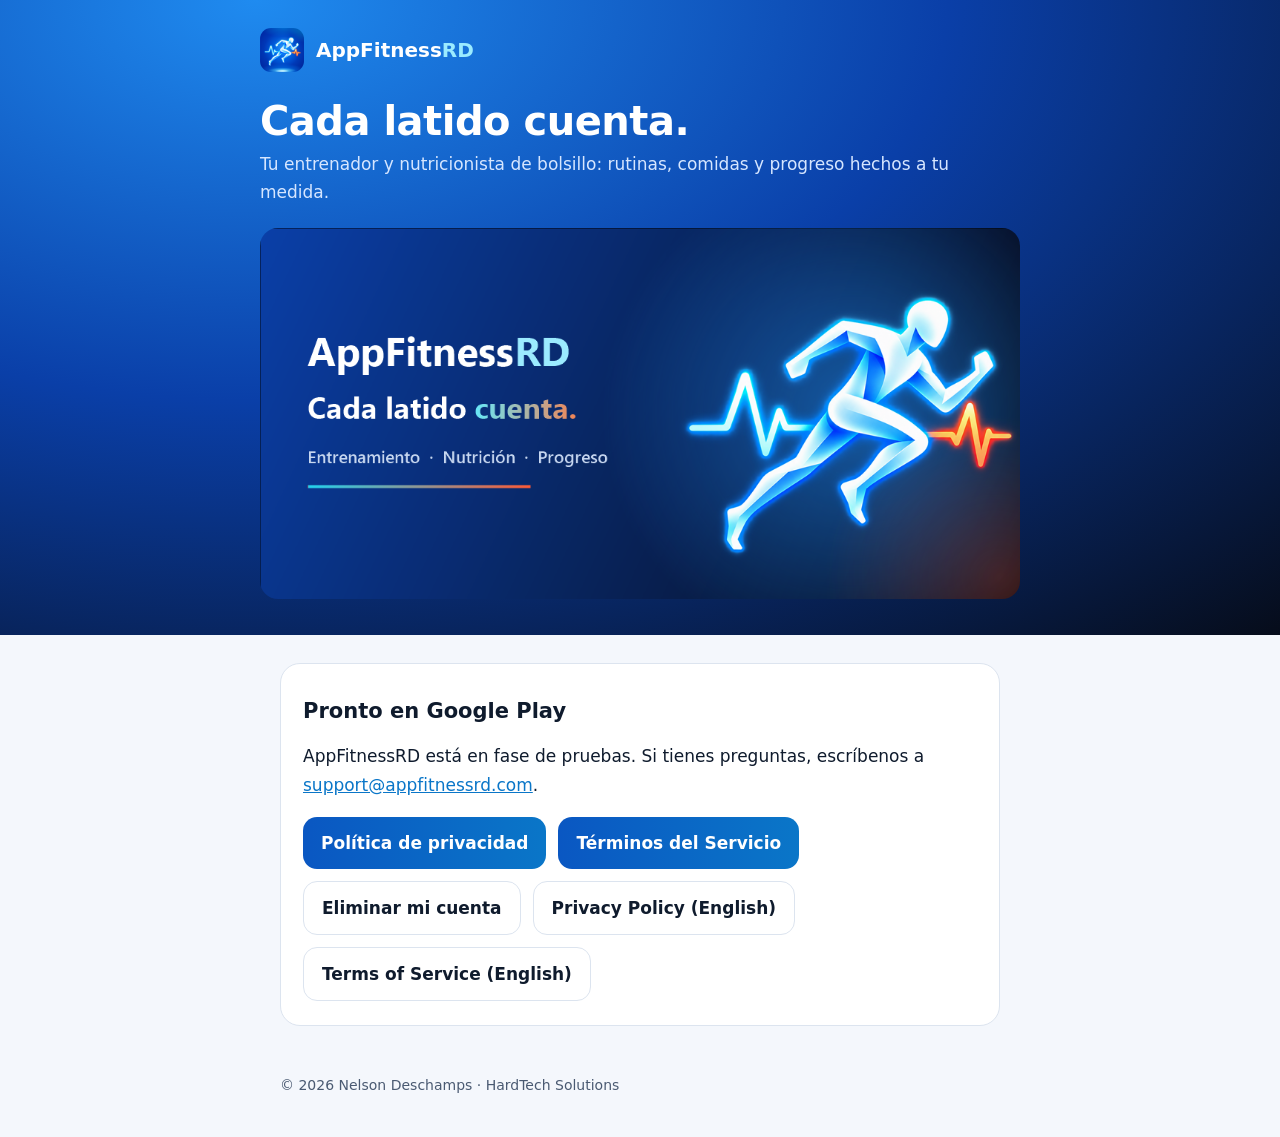
<file: index.html>
<!doctype html>
<html lang="es">
<head>
<meta charset="utf-8">
<meta name="viewport" content="width=device-width, initial-scale=1, viewport-fit=cover">
<title>AppFitnessRD</title>
<meta name="description" content="AppFitnessRD: entrenamientos, nutrición y progreso hechos a tu medida. Cada latido cuenta.">
<link rel="icon" href="/img/icono.png">
<link rel="stylesheet" href="/estilo.css">
</head>
<body>
<header class="hero">
  <div class="hero-inner">
    <a class="brand" href="/"><img src="/img/icono.png" alt=""><span>AppFitness<b>RD</b></span></a>
    <h1>Cada latido cuenta.</h1>
    <p>Tu entrenador y nutricionista de bolsillo: rutinas, comidas y progreso hechos a tu medida.</p>
    <img class="banner" src="/img/destacada.png" alt="AppFitnessRD: entrenamiento, nutrición y progreso">
  </div>
</header>
<main>
  <div class="card">
    <h2>Pronto en Google Play</h2>
    <p>AppFitnessRD está en fase de pruebas. Si tienes preguntas, escríbenos a <a href="mailto:support@appfitnessrd.com">support@appfitnessrd.com</a>.</p>
    <div class="home-actions">
      <a class="btn" href="/privacidad/">Política de privacidad</a>
      <a class="btn" href="/terminos/">Términos del Servicio</a>
      <a class="btn secondary" href="https://account.appfitnessrd.com/delete-account">Eliminar mi cuenta</a>
      <a class="btn secondary" href="/en/privacy/" hreflang="en">Privacy Policy (English)</a>
      <a class="btn secondary" href="/en/terms/" hreflang="en">Terms of Service (English)</a>
    </div>
  </div>
</main>
<footer>© 2026 Nelson Deschamps · HardTech Solutions</footer>
</body>
</html>
</file>
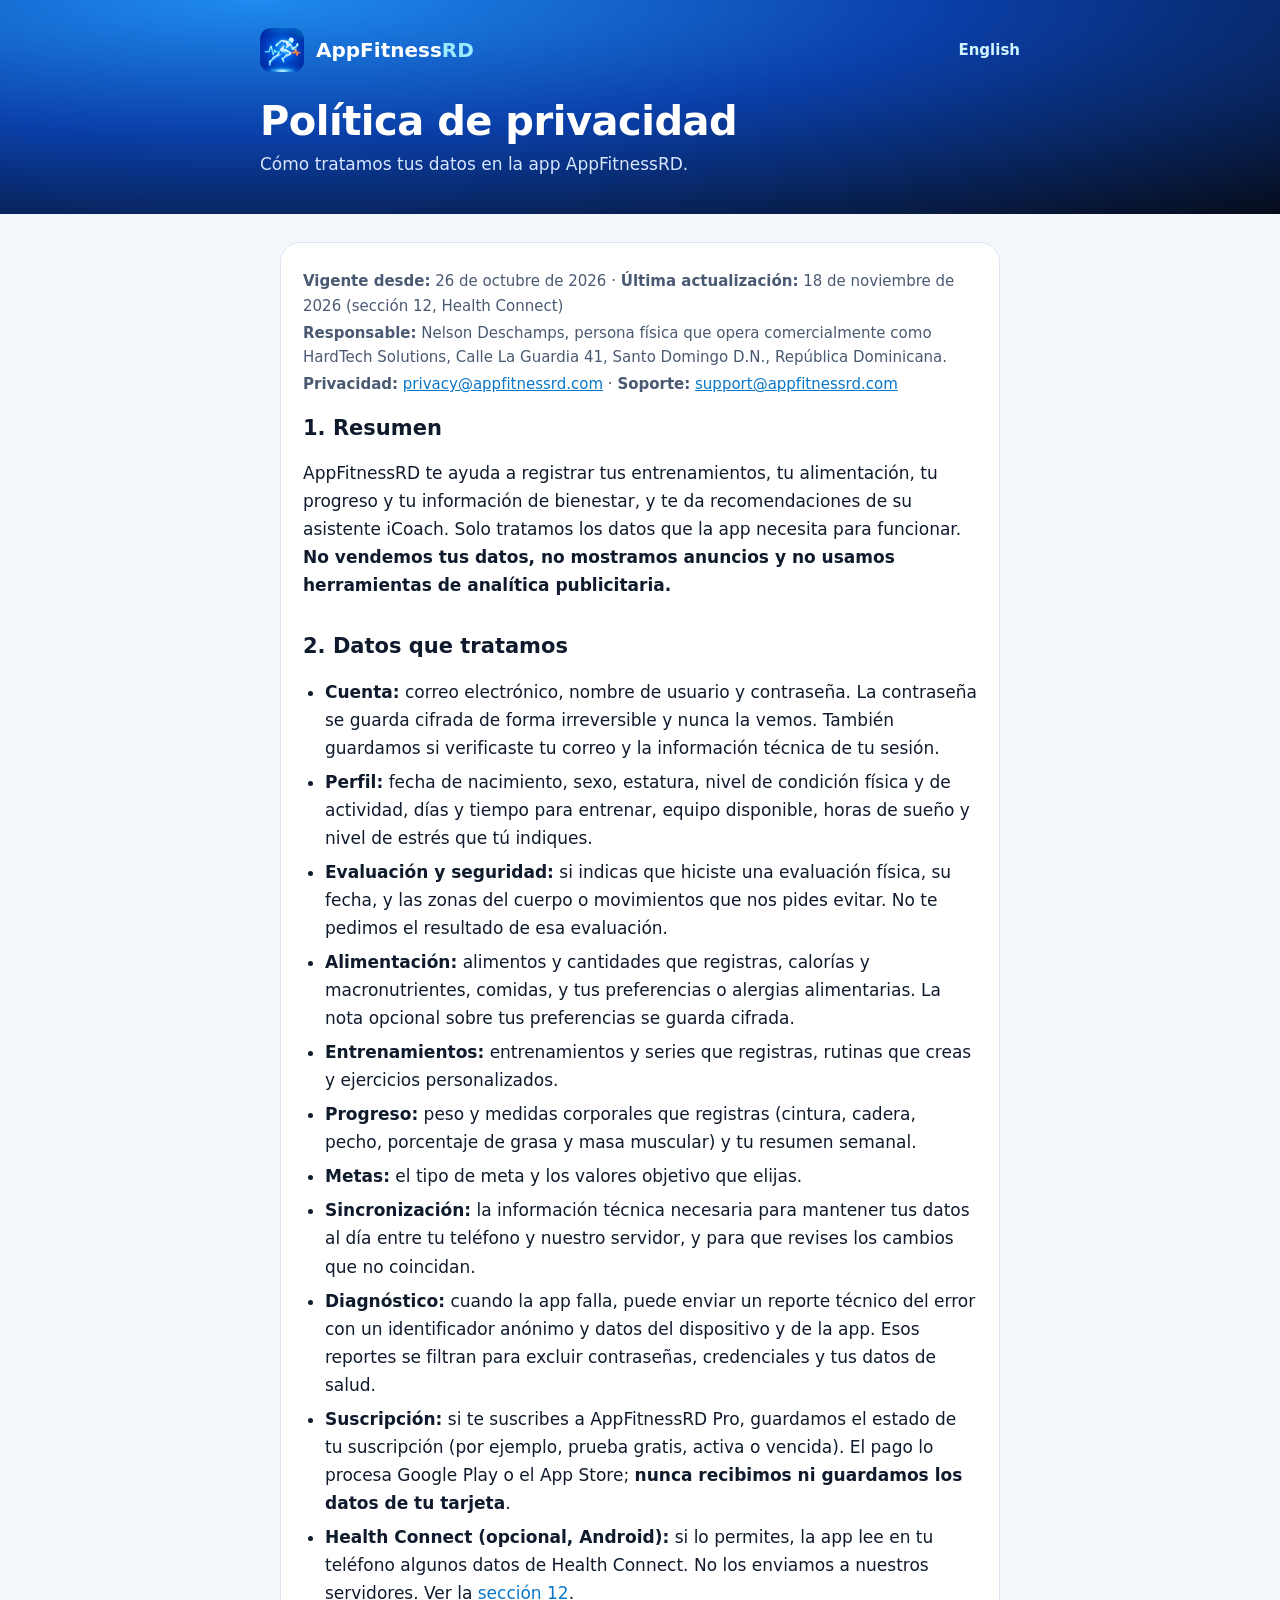
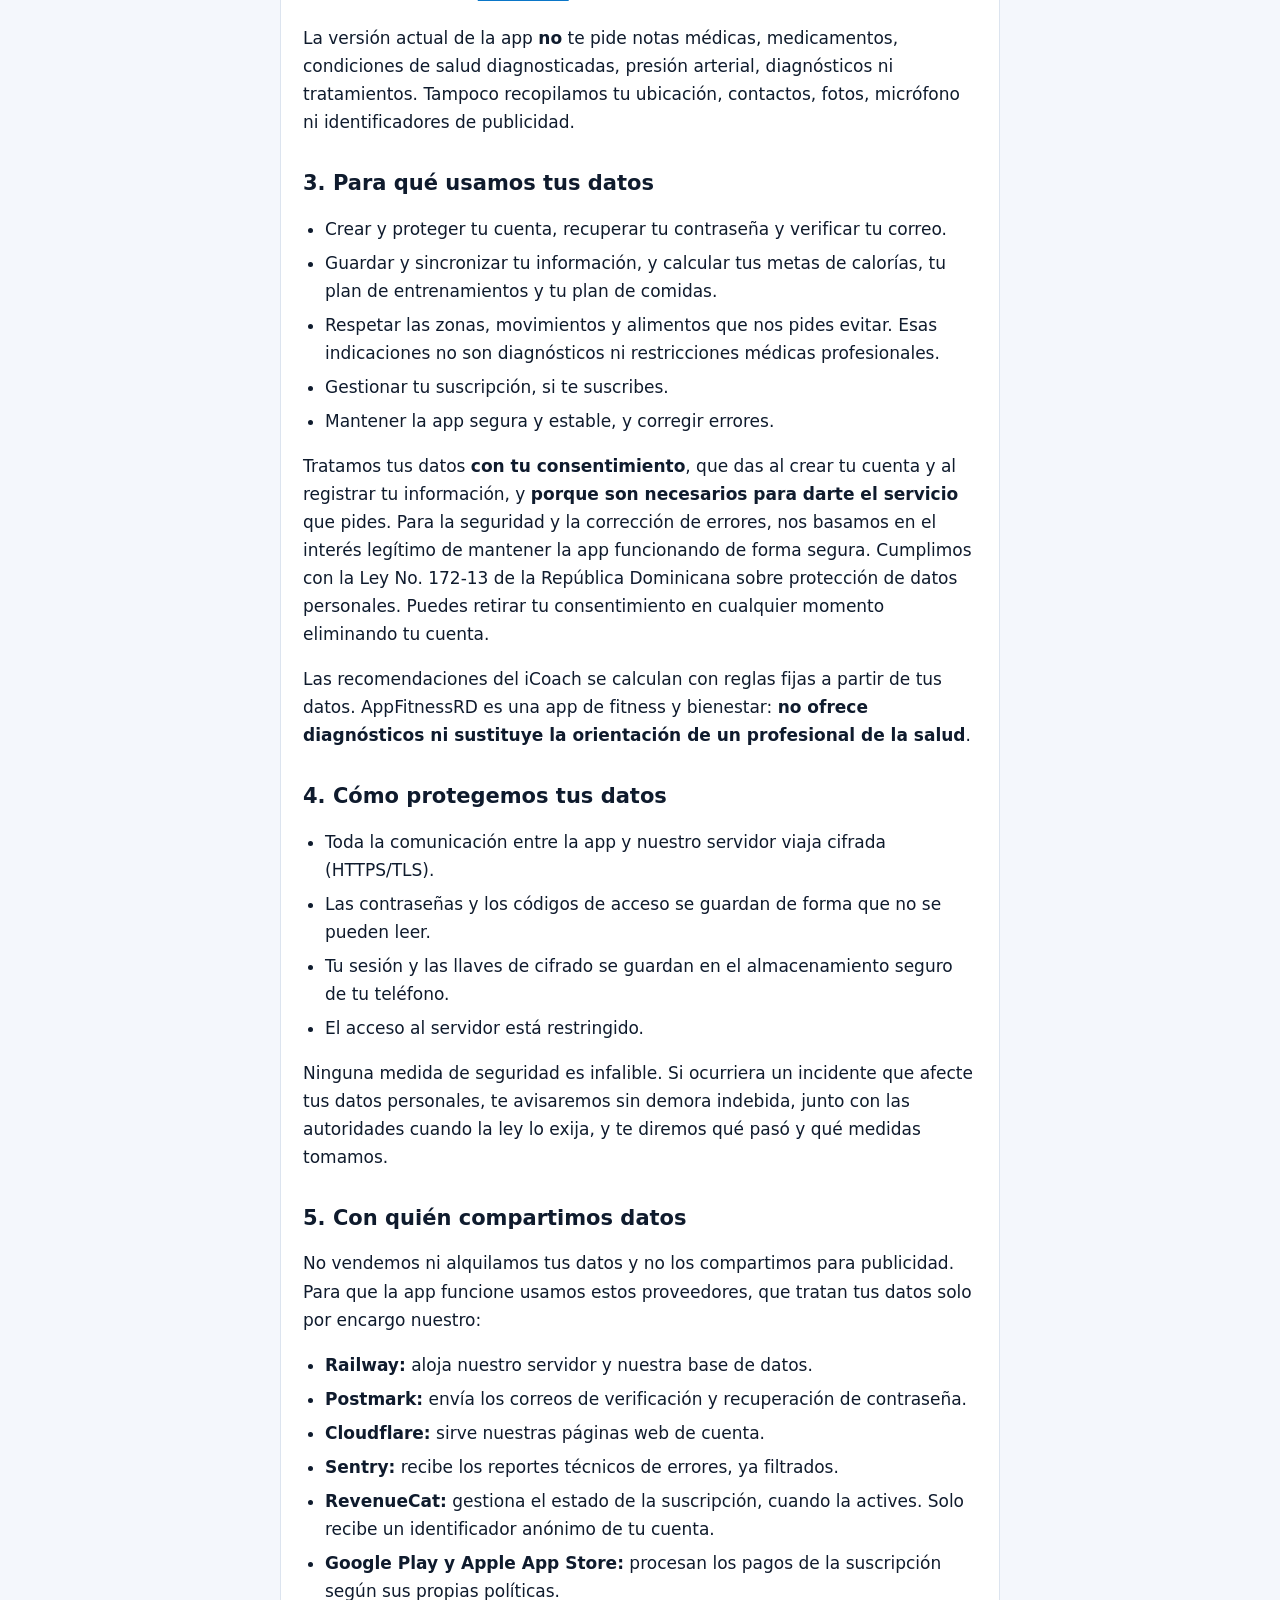
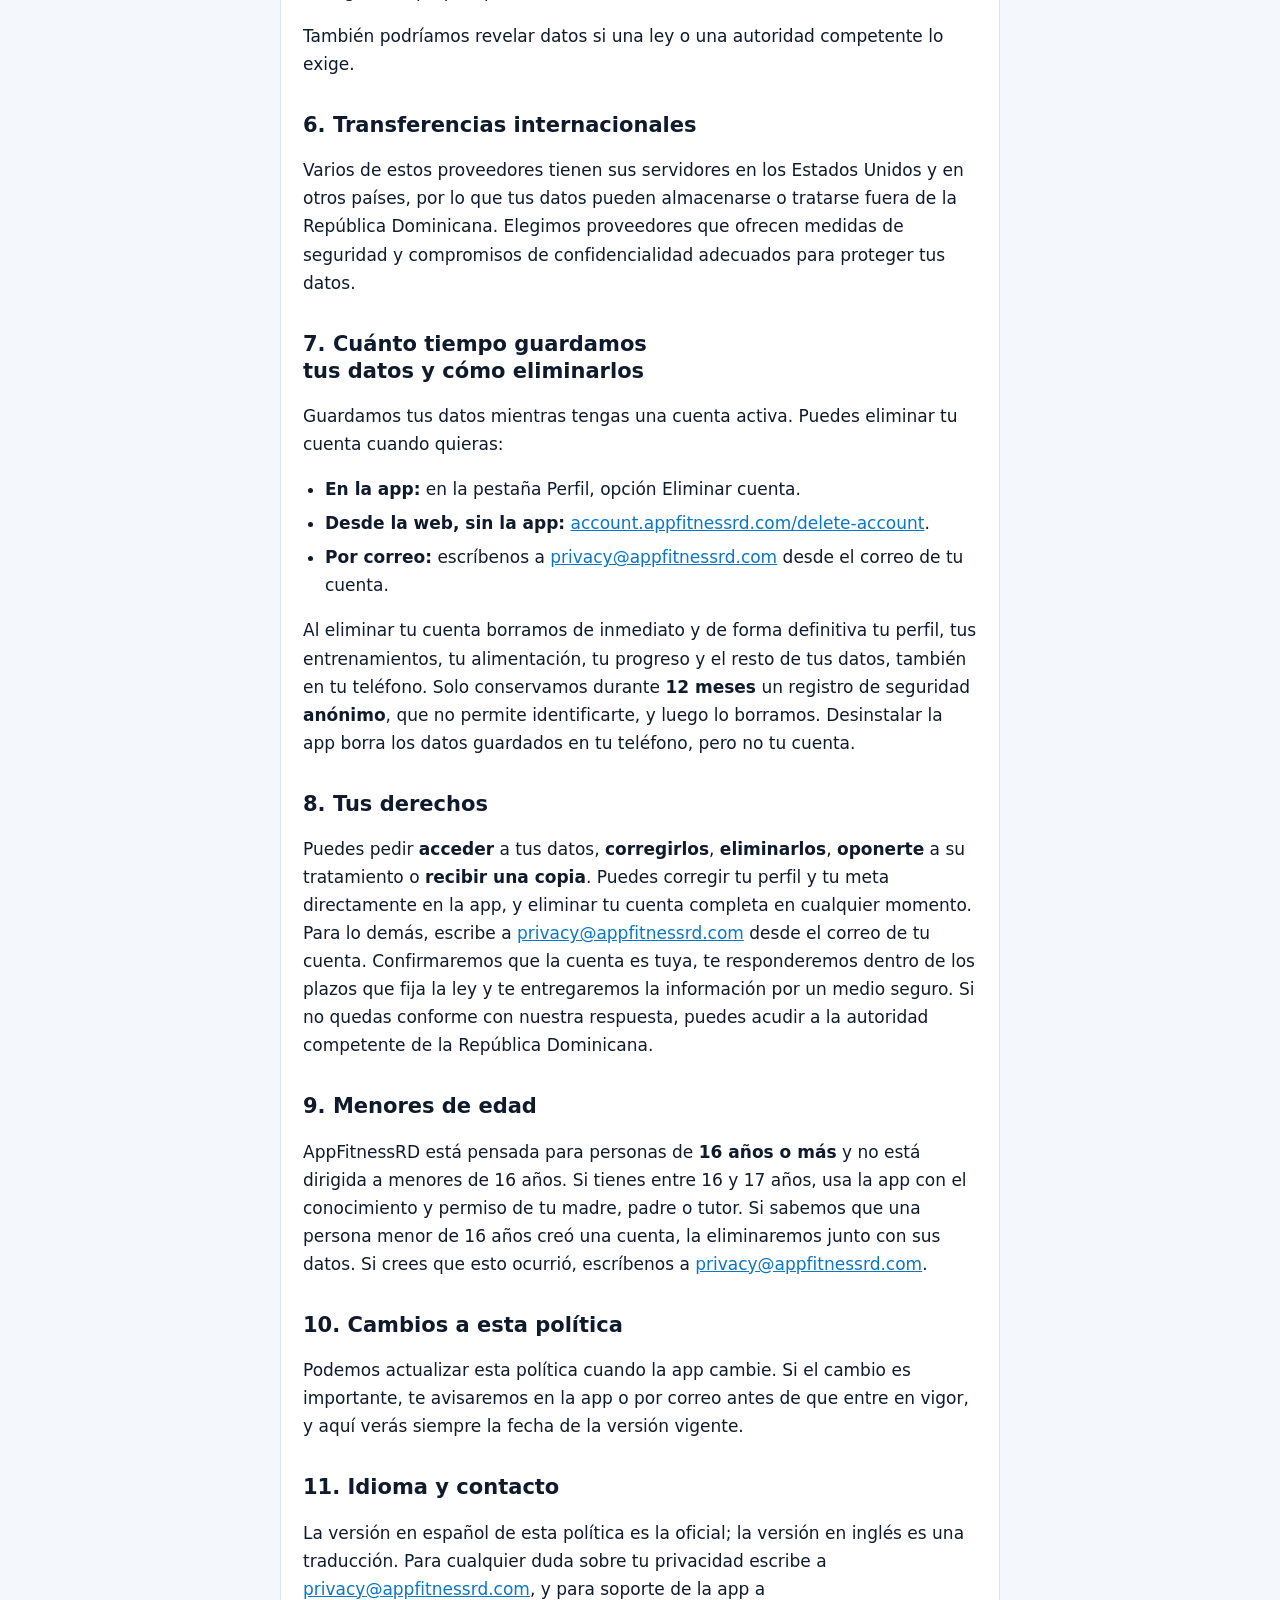
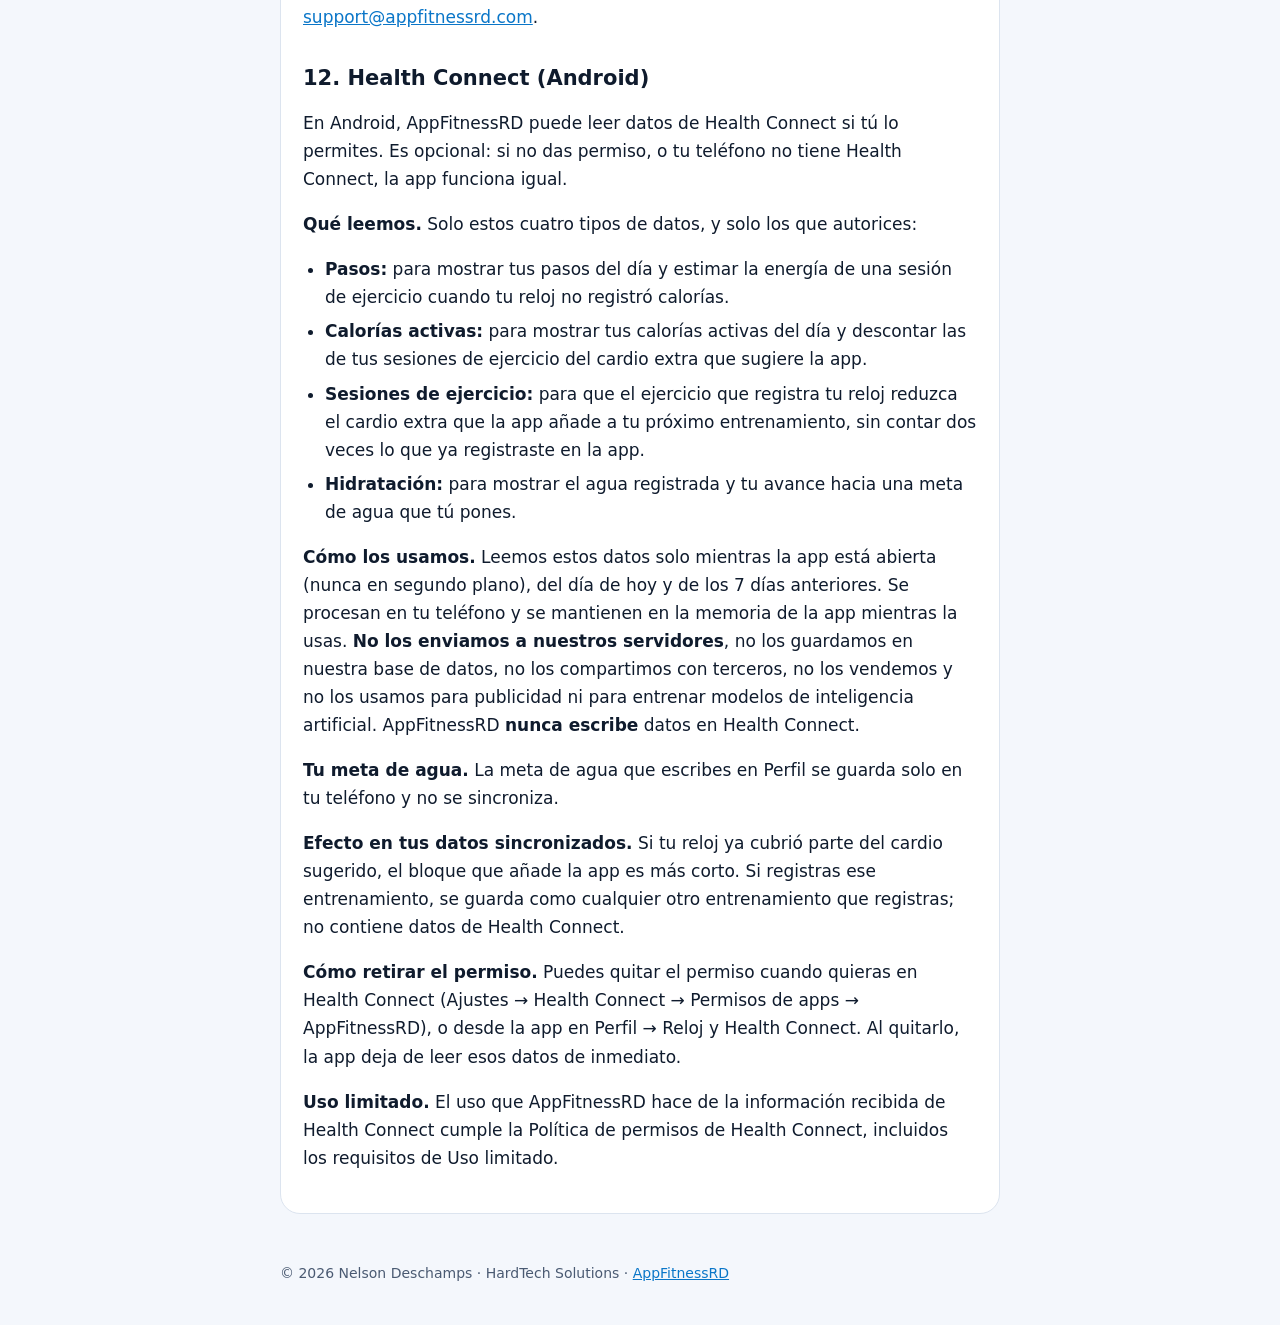
<file: privacidad/index.html>
<!doctype html>
<html lang="es">
<head>
<meta charset="utf-8">
<meta name="viewport" content="width=device-width, initial-scale=1, viewport-fit=cover">
<title>Política de privacidad · AppFitnessRD</title>
<meta name="description" content="Política de privacidad de AppFitnessRD: qué datos tratamos, para qué, con quién y cuáles son tus derechos.">
<link rel="icon" href="/img/icono.png">
<link rel="alternate" hreflang="en" href="https://appfitnessrd.com/en/privacy/">
<link rel="stylesheet" href="/estilo.css">
</head>
<body>
<header class="hero">
  <div class="hero-inner">
    <a class="lang" href="/en/privacy/" hreflang="en">English</a>
    <a class="brand" href="/"><img src="/img/icono.png" alt=""><span>AppFitness<b>RD</b></span></a>
    <h1>Política de privacidad</h1>
    <p>Cómo tratamos tus datos en la app AppFitnessRD.</p>
  </div>
</header>
<main>
<article class="card">
  <div class="meta">
    <div><strong>Vigente desde:</strong> 26 de octubre de 2026 · <strong>Última actualización:</strong> 18 de noviembre de 2026 (sección 12, Health Connect)</div>
    <div><strong>Responsable:</strong> Nelson Deschamps, persona física que opera comercialmente como HardTech Solutions, Calle La Guardia 41, Santo Domingo D.N., República Dominicana.</div>
    <div><strong>Privacidad:</strong> <a href="mailto:privacy@appfitnessrd.com">privacy@appfitnessrd.com</a> · <strong>Soporte:</strong> <a href="mailto:support@appfitnessrd.com">support@appfitnessrd.com</a></div>
  </div>

  <h2>1. Resumen</h2>
  <p>AppFitnessRD te ayuda a registrar tus entrenamientos, tu alimentación, tu progreso y tu información de bienestar, y te da recomendaciones de su asistente iCoach. Solo tratamos los datos que la app necesita para funcionar. <strong>No vendemos tus datos, no mostramos anuncios y no usamos herramientas de analítica publicitaria.</strong></p>

  <h2>2. Datos que tratamos</h2>
  <ul>
    <li><strong>Cuenta:</strong> correo electrónico, nombre de usuario y contraseña. La contraseña se guarda cifrada de forma irreversible y nunca la vemos. También guardamos si verificaste tu correo y la información técnica de tu sesión.</li>
    <li><strong>Perfil:</strong> fecha de nacimiento, sexo, estatura, nivel de condición física y de actividad, días y tiempo para entrenar, equipo disponible, horas de sueño y nivel de estrés que tú indiques.</li>
    <li><strong>Evaluación y seguridad:</strong> si indicas que hiciste una evaluación física, su fecha, y las zonas del cuerpo o movimientos que nos pides evitar. No te pedimos el resultado de esa evaluación.</li>
    <li><strong>Alimentación:</strong> alimentos y cantidades que registras, calorías y macronutrientes, comidas, y tus preferencias o alergias alimentarias. La nota opcional sobre tus preferencias se guarda cifrada.</li>
    <li><strong>Entrenamientos:</strong> entrenamientos y series que registras, rutinas que creas y ejercicios personalizados.</li>
    <li><strong>Progreso:</strong> peso y medidas corporales que registras (cintura, cadera, pecho, porcentaje de grasa y masa muscular) y tu resumen semanal.</li>
    <li><strong>Metas:</strong> el tipo de meta y los valores objetivo que elijas.</li>
    <li><strong>Sincronización:</strong> la información técnica necesaria para mantener tus datos al día entre tu teléfono y nuestro servidor, y para que revises los cambios que no coincidan.</li>
    <li><strong>Diagnóstico:</strong> cuando la app falla, puede enviar un reporte técnico del error con un identificador anónimo y datos del dispositivo y de la app. Esos reportes se filtran para excluir contraseñas, credenciales y tus datos de salud.</li>
    <li><strong>Suscripción:</strong> si te suscribes a AppFitnessRD Pro, guardamos el estado de tu suscripción (por ejemplo, prueba gratis, activa o vencida). El pago lo procesa Google Play o el App Store; <strong>nunca recibimos ni guardamos los datos de tu tarjeta</strong>.</li>
    <li><strong>Health Connect (opcional, Android):</strong> si lo permites, la app lee en tu teléfono algunos datos de Health Connect. No los enviamos a nuestros servidores. Ver la <a href="#health-connect">sección 12</a>.</li>
  </ul>
  <p>La versión actual de la app <strong>no</strong> te pide notas médicas, medicamentos, condiciones de salud diagnosticadas, presión arterial, diagnósticos ni tratamientos. Tampoco recopilamos tu ubicación, contactos, fotos, micrófono ni identificadores de publicidad.</p>

  <h2>3. Para qué usamos tus datos</h2>
  <ul>
    <li>Crear y proteger tu cuenta, recuperar tu contraseña y verificar tu correo.</li>
    <li>Guardar y sincronizar tu información, y calcular tus metas de calorías, tu plan de entrenamientos y tu plan de comidas.</li>
    <li>Respetar las zonas, movimientos y alimentos que nos pides evitar. Esas indicaciones no son diagnósticos ni restricciones médicas profesionales.</li>
    <li>Gestionar tu suscripción, si te suscribes.</li>
    <li>Mantener la app segura y estable, y corregir errores.</li>
  </ul>
  <p>Tratamos tus datos <strong>con tu consentimiento</strong>, que das al crear tu cuenta y al registrar tu información, y <strong>porque son necesarios para darte el servicio</strong> que pides. Para la seguridad y la corrección de errores, nos basamos en el interés legítimo de mantener la app funcionando de forma segura. Cumplimos con la Ley No. 172-13 de la República Dominicana sobre protección de datos personales. Puedes retirar tu consentimiento en cualquier momento eliminando tu cuenta.</p>
  <p>Las recomendaciones del iCoach se calculan con reglas fijas a partir de tus datos. AppFitnessRD es una app de fitness y bienestar: <strong>no ofrece diagnósticos ni sustituye la orientación de un profesional de la salud</strong>.</p>

  <h2>4. Cómo protegemos tus datos</h2>
  <ul>
    <li>Toda la comunicación entre la app y nuestro servidor viaja cifrada (HTTPS/TLS).</li>
    <li>Las contraseñas y los códigos de acceso se guardan de forma que no se pueden leer.</li>
    <li>Tu sesión y las llaves de cifrado se guardan en el almacenamiento seguro de tu teléfono.</li>
    <li>El acceso al servidor está restringido.</li>
  </ul>
  <p>Ninguna medida de seguridad es infalible. Si ocurriera un incidente que afecte tus datos personales, te avisaremos sin demora indebida, junto con las autoridades cuando la ley lo exija, y te diremos qué pasó y qué medidas tomamos.</p>

  <h2>5. Con quién compartimos datos</h2>
  <p>No vendemos ni alquilamos tus datos y no los compartimos para publicidad. Para que la app funcione usamos estos proveedores, que tratan tus datos solo por encargo nuestro:</p>
  <ul>
    <li><strong>Railway:</strong> aloja nuestro servidor y nuestra base de datos.</li>
    <li><strong>Postmark:</strong> envía los correos de verificación y recuperación de contraseña.</li>
    <li><strong>Cloudflare:</strong> sirve nuestras páginas web de cuenta.</li>
    <li><strong>Sentry:</strong> recibe los reportes técnicos de errores, ya filtrados.</li>
    <li><strong>RevenueCat:</strong> gestiona el estado de la suscripción, cuando la actives. Solo recibe un identificador anónimo de tu cuenta.</li>
    <li><strong>Google Play y Apple App Store:</strong> procesan los pagos de la suscripción según sus propias políticas.</li>
  </ul>
  <p>También podríamos revelar datos si una ley o una autoridad competente lo exige.</p>

  <h2>6. Transferencias internacionales</h2>
  <p>Varios de estos proveedores tienen sus servidores en los Estados Unidos y en otros países, por lo que tus datos pueden almacenarse o tratarse fuera de la República Dominicana. Elegimos proveedores que ofrecen medidas de seguridad y compromisos de confidencialidad adecuados para proteger tus datos.</p>

  <h2>7. Cuánto tiempo guardamos tus datos y cómo eliminarlos</h2>
  <p>Guardamos tus datos mientras tengas una cuenta activa. Puedes eliminar tu cuenta cuando quieras:</p>
  <ul>
    <li><strong>En la app:</strong> en la pestaña Perfil, opción Eliminar cuenta.</li>
    <li><strong>Desde la web, sin la app:</strong> <a href="https://account.appfitnessrd.com/delete-account">account.appfitnessrd.com/delete-account</a>.</li>
    <li><strong>Por correo:</strong> escríbenos a <a href="mailto:privacy@appfitnessrd.com">privacy@appfitnessrd.com</a> desde el correo de tu cuenta.</li>
  </ul>
  <p>Al eliminar tu cuenta borramos de inmediato y de forma definitiva tu perfil, tus entrenamientos, tu alimentación, tu progreso y el resto de tus datos, también en tu teléfono. Solo conservamos durante <strong>12 meses</strong> un registro de seguridad <strong>anónimo</strong>, que no permite identificarte, y luego lo borramos. Desinstalar la app borra los datos guardados en tu teléfono, pero no tu cuenta.</p>

  <h2>8. Tus derechos</h2>
  <p>Puedes pedir <strong>acceder</strong> a tus datos, <strong>corregirlos</strong>, <strong>eliminarlos</strong>, <strong>oponerte</strong> a su tratamiento o <strong>recibir una copia</strong>. Puedes corregir tu perfil y tu meta directamente en la app, y eliminar tu cuenta completa en cualquier momento. Para lo demás, escribe a <a href="mailto:privacy@appfitnessrd.com">privacy@appfitnessrd.com</a> desde el correo de tu cuenta. Confirmaremos que la cuenta es tuya, te responderemos dentro de los plazos que fija la ley y te entregaremos la información por un medio seguro. Si no quedas conforme con nuestra respuesta, puedes acudir a la autoridad competente de la República Dominicana.</p>

  <h2>9. Menores de edad</h2>
  <p>AppFitnessRD está pensada para personas de <strong>16 años o más</strong> y no está dirigida a menores de 16 años. Si tienes entre 16 y 17 años, usa la app con el conocimiento y permiso de tu madre, padre o tutor. Si sabemos que una persona menor de 16 años creó una cuenta, la eliminaremos junto con sus datos. Si crees que esto ocurrió, escríbenos a <a href="mailto:privacy@appfitnessrd.com">privacy@appfitnessrd.com</a>.</p>

  <h2>10. Cambios a esta política</h2>
  <p>Podemos actualizar esta política cuando la app cambie. Si el cambio es importante, te avisaremos en la app o por correo antes de que entre en vigor, y aquí verás siempre la fecha de la versión vigente.</p>

  <h2>11. Idioma y contacto</h2>
  <p>La versión en español de esta política es la oficial; la versión en inglés es una traducción. Para cualquier duda sobre tu privacidad escribe a <a href="mailto:privacy@appfitnessrd.com">privacy@appfitnessrd.com</a>, y para soporte de la app a <a href="mailto:support@appfitnessrd.com">support@appfitnessrd.com</a>.</p>

  <h2 id="health-connect">12. Health Connect (Android)</h2>
  <p>En Android, AppFitnessRD puede leer datos de Health Connect si tú lo permites. Es opcional: si no das permiso, o tu teléfono no tiene Health Connect, la app funciona igual.</p>
  <p><strong>Qué leemos.</strong> Solo estos cuatro tipos de datos, y solo los que autorices:</p>
  <ul>
    <li><strong>Pasos:</strong> para mostrar tus pasos del día y estimar la energía de una sesión de ejercicio cuando tu reloj no registró calorías.</li>
    <li><strong>Calorías activas:</strong> para mostrar tus calorías activas del día y descontar las de tus sesiones de ejercicio del cardio extra que sugiere la app.</li>
    <li><strong>Sesiones de ejercicio:</strong> para que el ejercicio que registra tu reloj reduzca el cardio extra que la app añade a tu próximo entrenamiento, sin contar dos veces lo que ya registraste en la app.</li>
    <li><strong>Hidratación:</strong> para mostrar el agua registrada y tu avance hacia una meta de agua que tú pones.</li>
  </ul>
  <p><strong>Cómo los usamos.</strong> Leemos estos datos solo mientras la app está abierta (nunca en segundo plano), del día de hoy y de los 7 días anteriores. Se procesan en tu teléfono y se mantienen en la memoria de la app mientras la usas. <strong>No los enviamos a nuestros servidores</strong>, no los guardamos en nuestra base de datos, no los compartimos con terceros, no los vendemos y no los usamos para publicidad ni para entrenar modelos de inteligencia artificial. AppFitnessRD <strong>nunca escribe</strong> datos en Health Connect.</p>
  <p><strong>Tu meta de agua.</strong> La meta de agua que escribes en Perfil se guarda solo en tu teléfono y no se sincroniza.</p>
  <p><strong>Efecto en tus datos sincronizados.</strong> Si tu reloj ya cubrió parte del cardio sugerido, el bloque que añade la app es más corto. Si registras ese entrenamiento, se guarda como cualquier otro entrenamiento que registras; no contiene datos de Health Connect.</p>
  <p><strong>Cómo retirar el permiso.</strong> Puedes quitar el permiso cuando quieras en Health Connect (Ajustes → Health Connect → Permisos de apps → AppFitnessRD), o desde la app en Perfil → Reloj y Health Connect. Al quitarlo, la app deja de leer esos datos de inmediato.</p>
  <p><strong>Uso limitado.</strong> El uso que AppFitnessRD hace de la información recibida de Health Connect cumple la Política de permisos de Health Connect, incluidos los requisitos de Uso limitado.</p>
</article>
</main>
<footer>© 2026 Nelson Deschamps · HardTech Solutions · <a href="/">AppFitnessRD</a></footer>
</body>
</html>
</file>
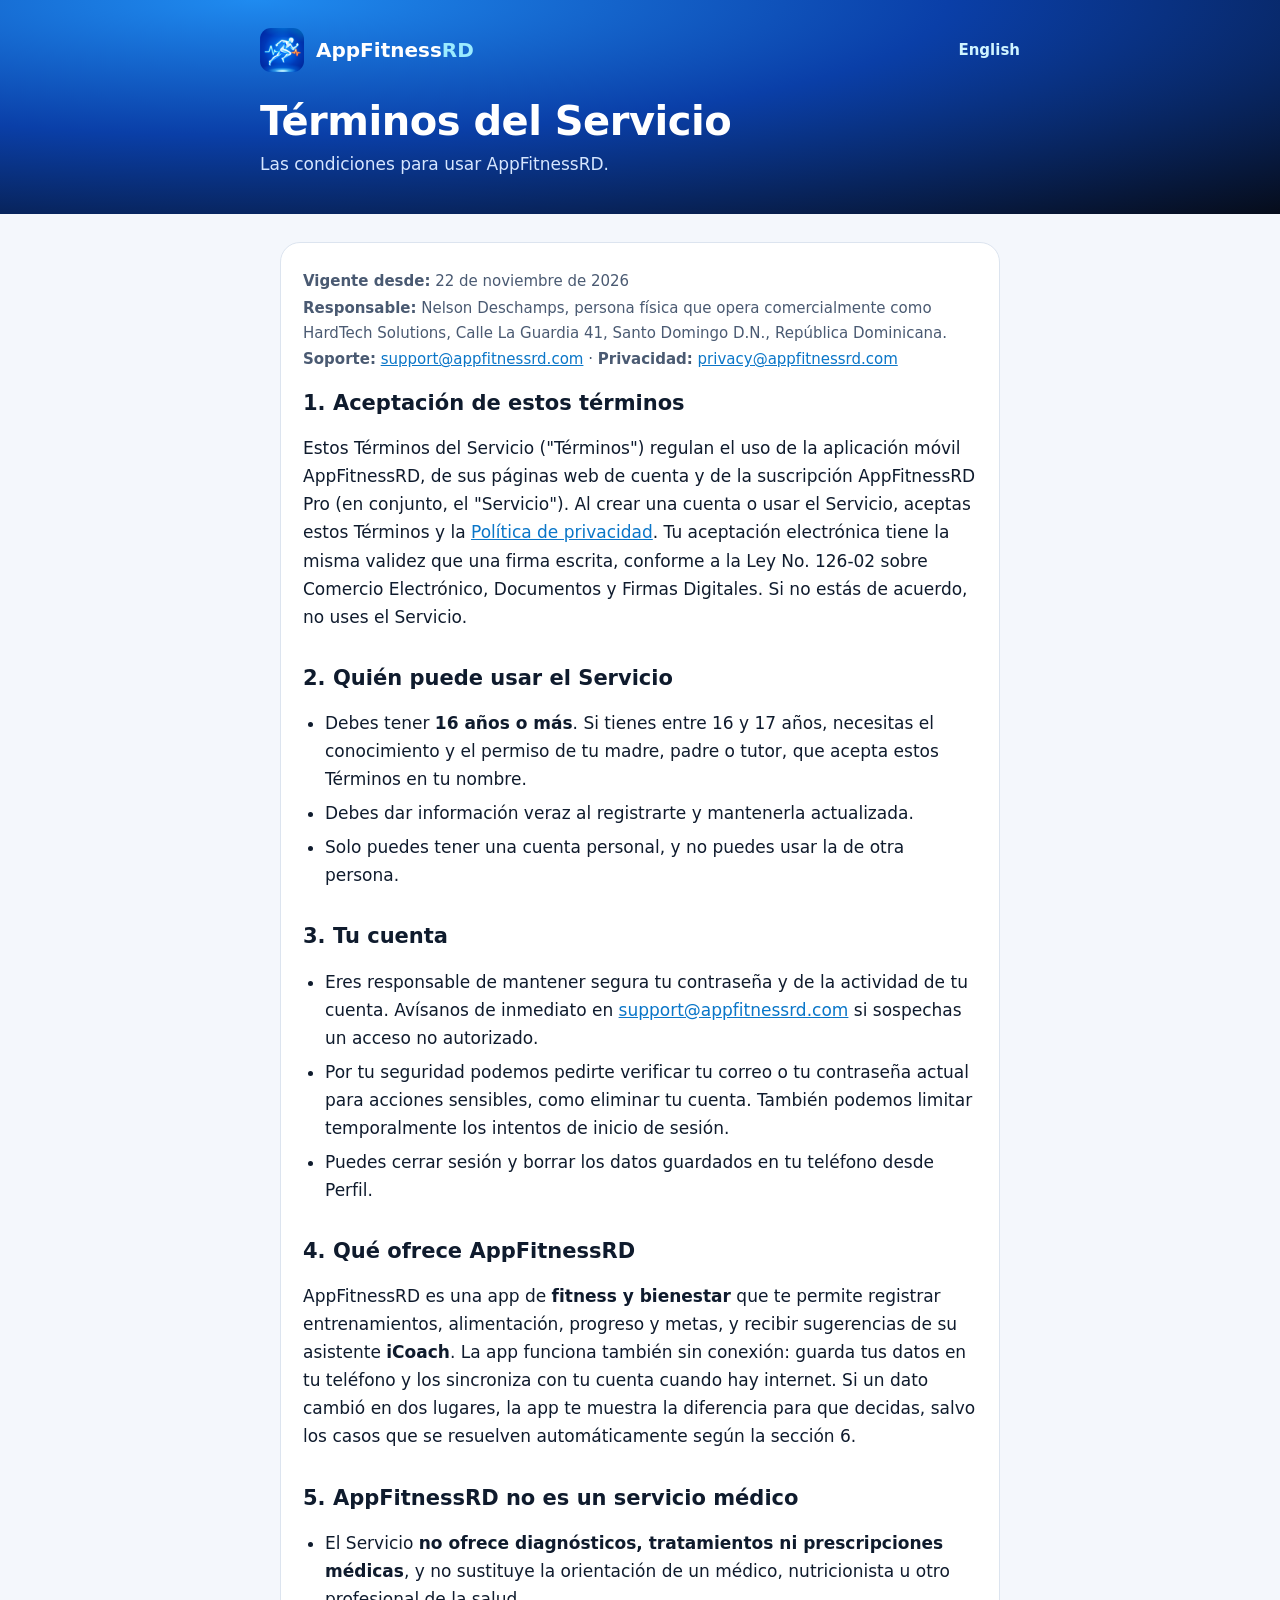
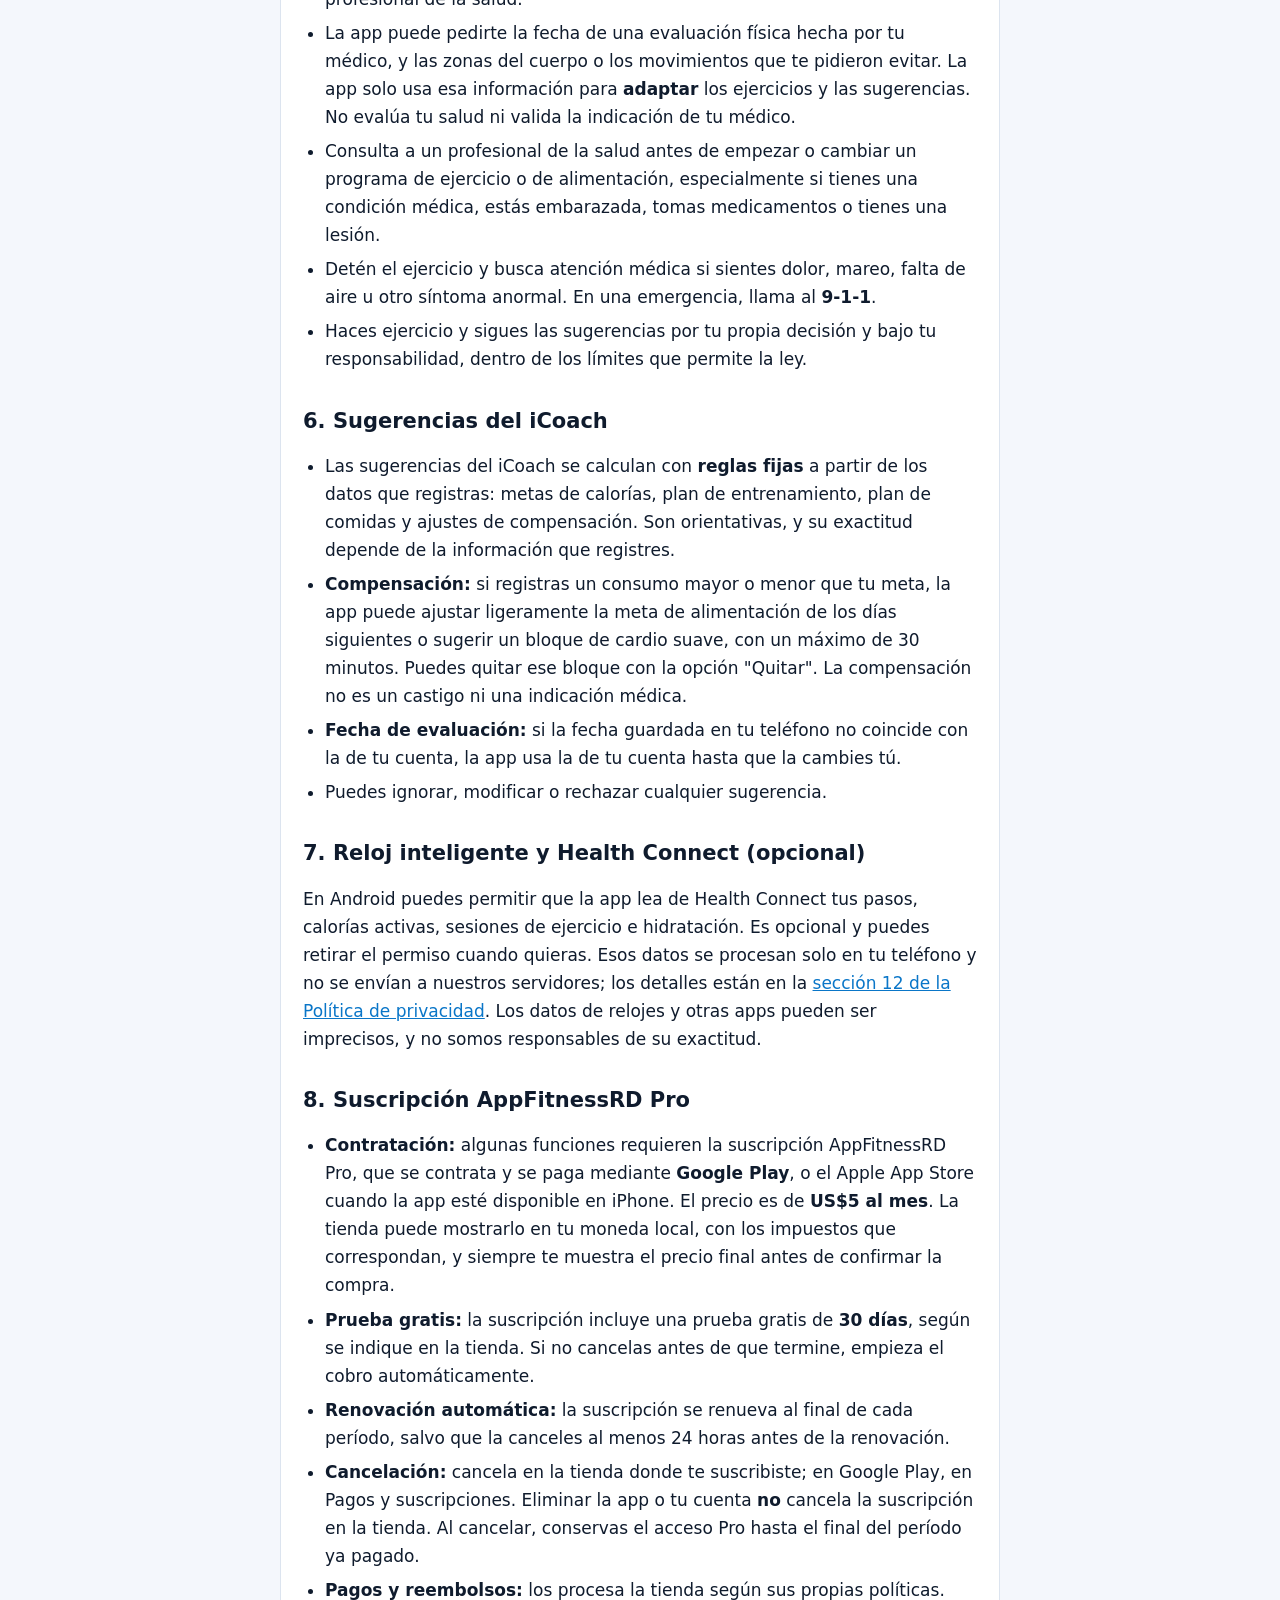
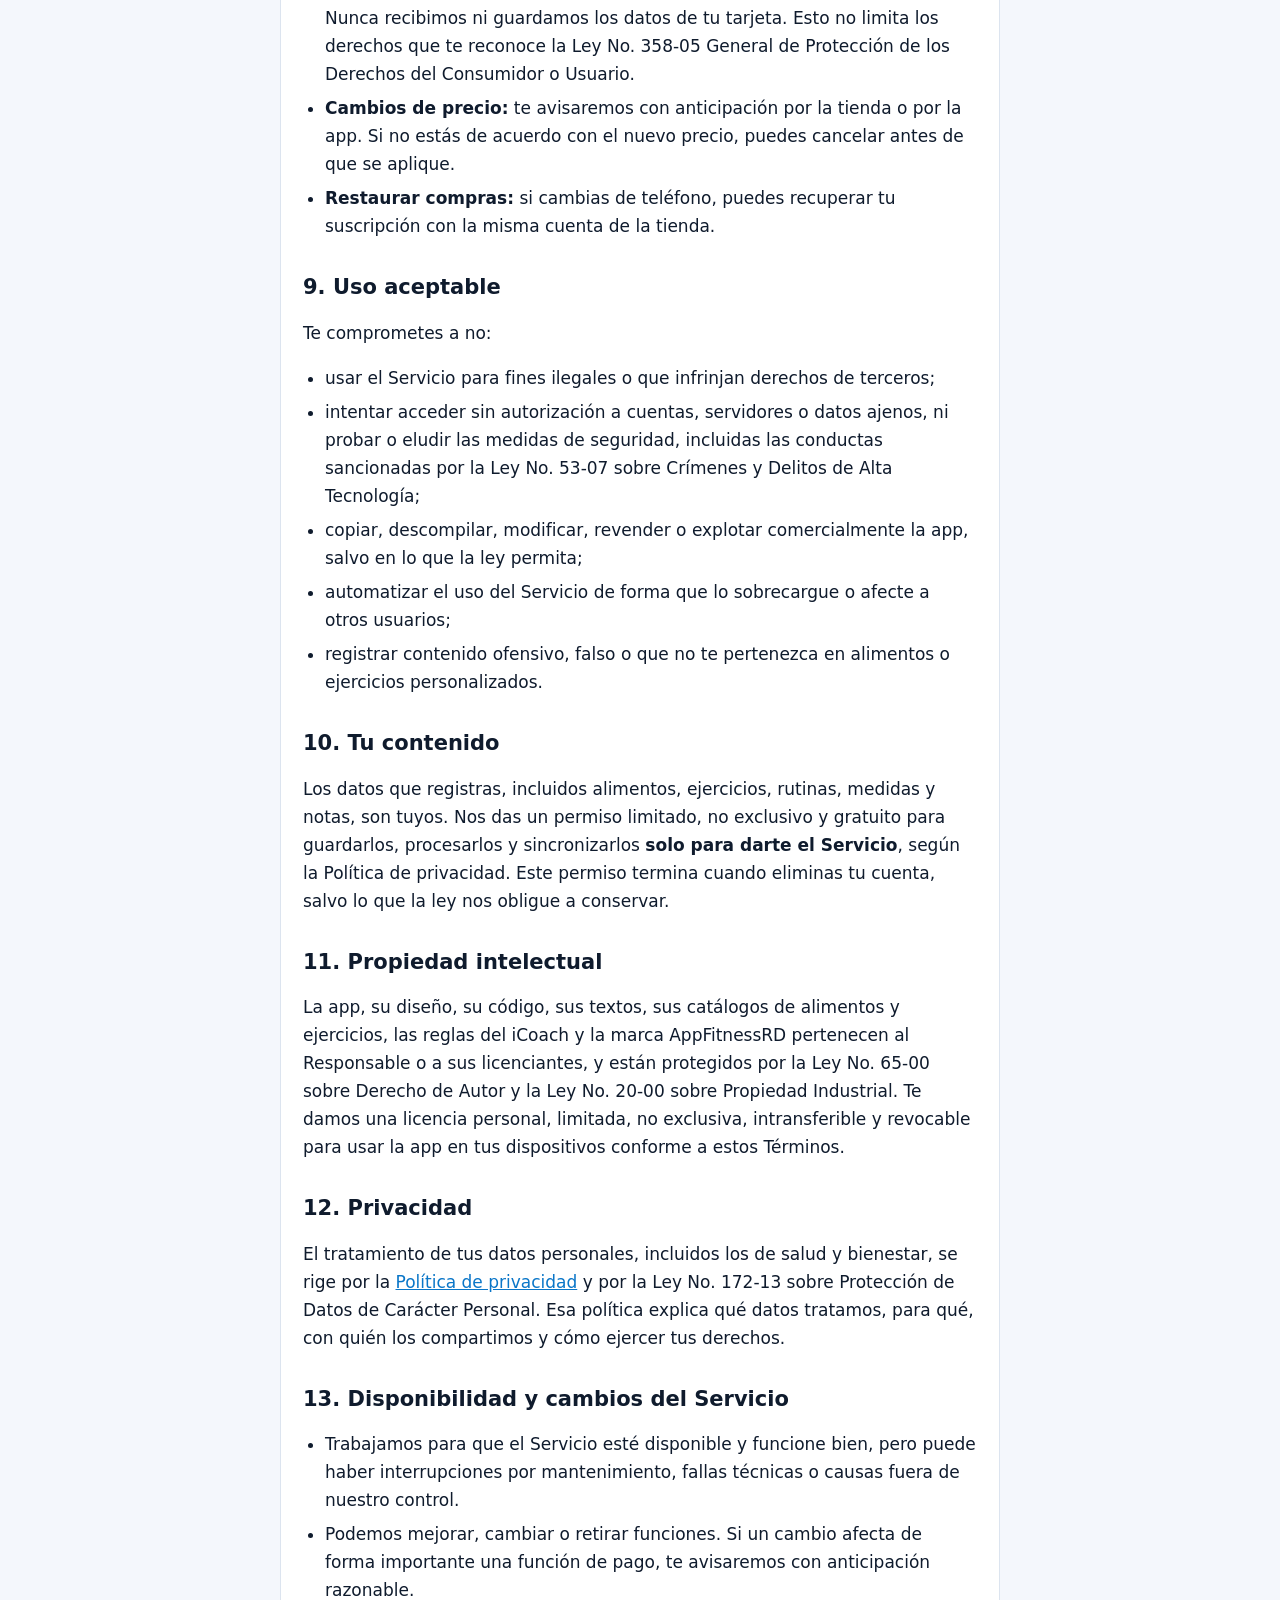
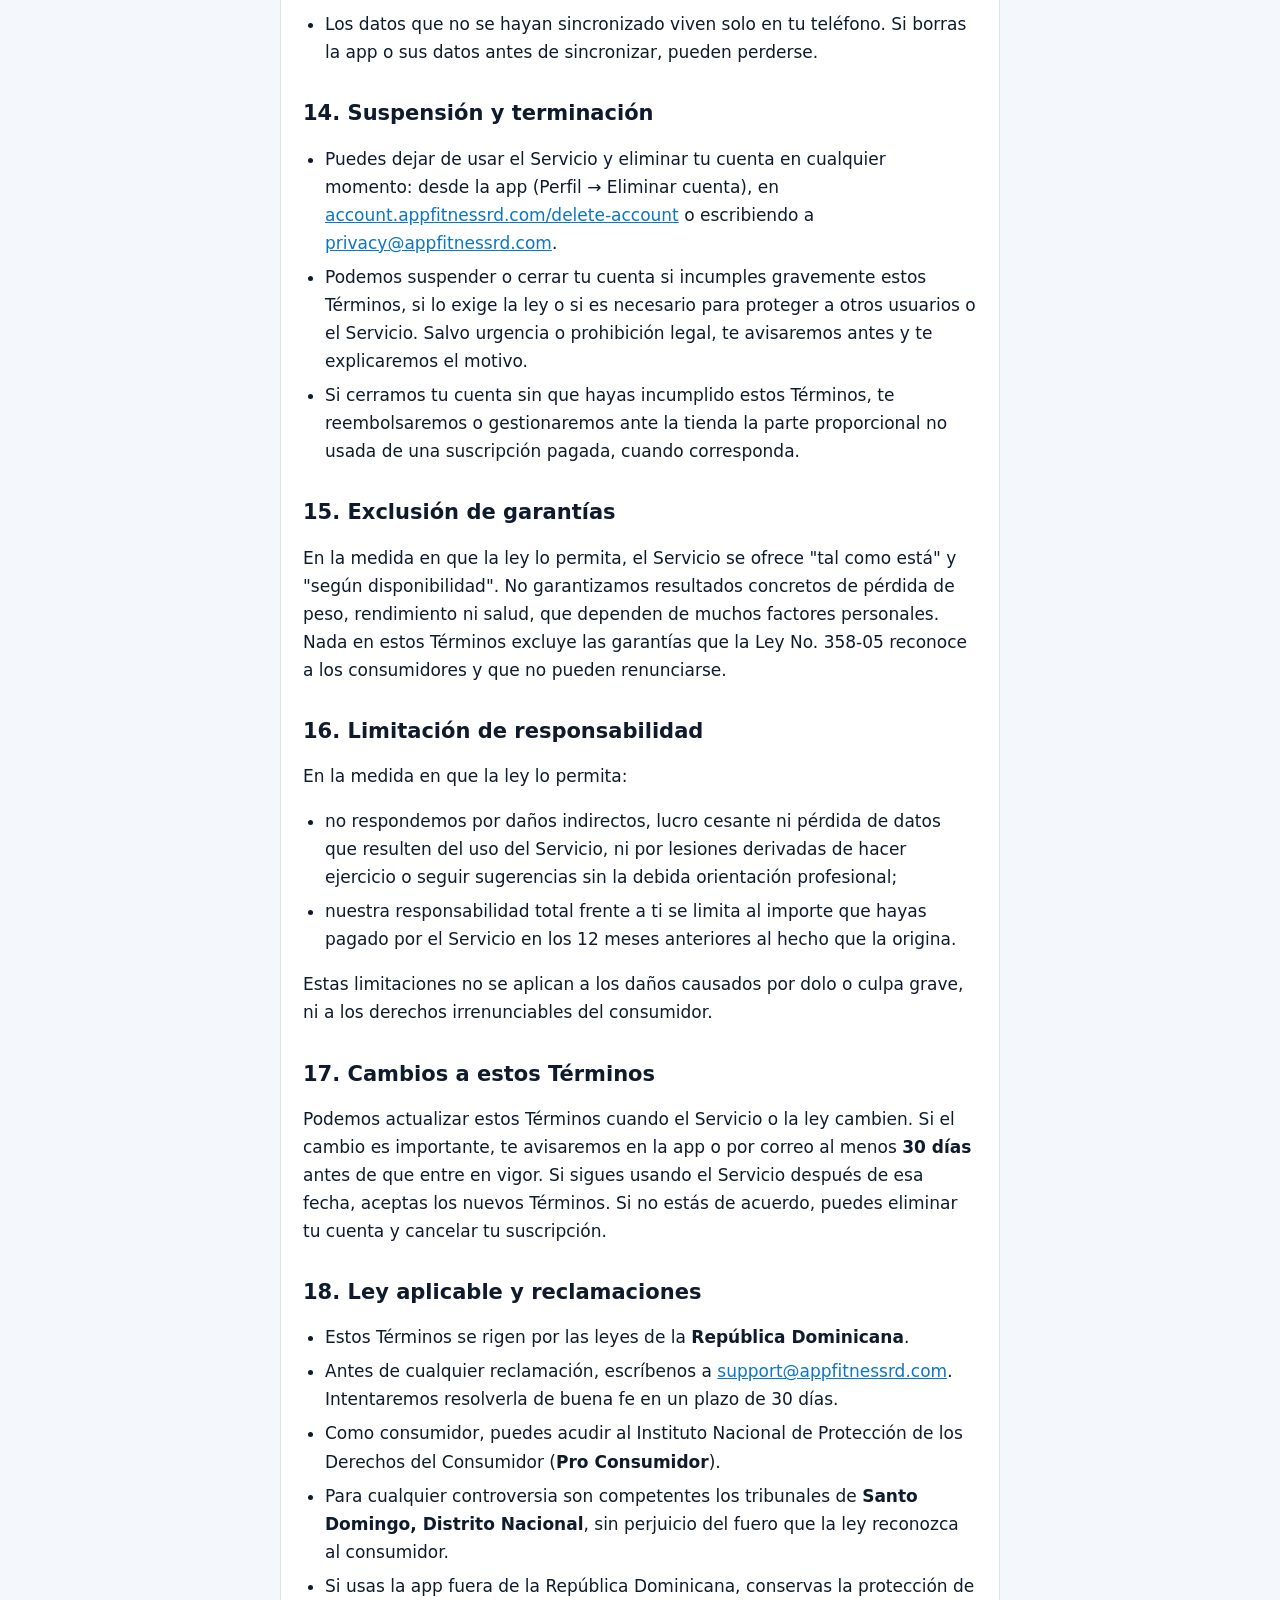
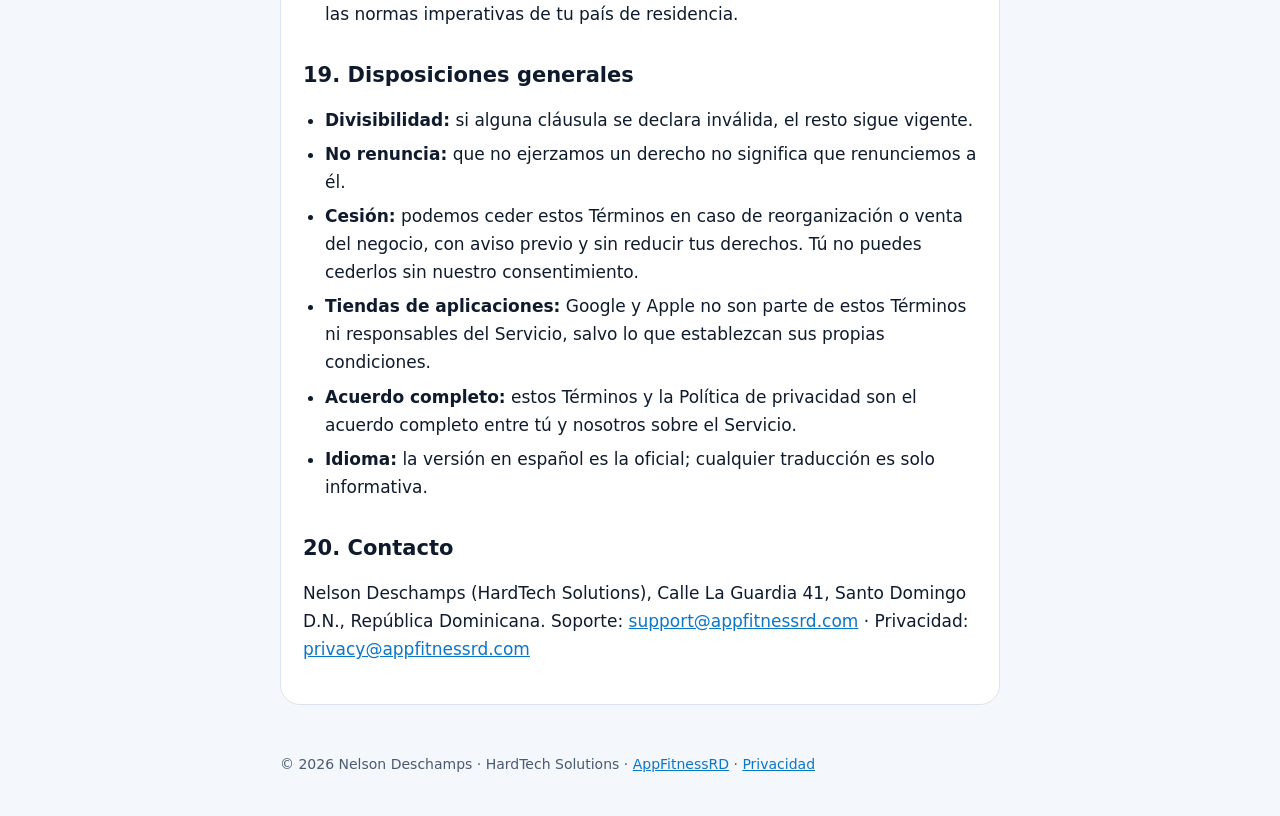
<file: terminos/index.html>
<!doctype html>
<html lang="es">
<head>
<meta charset="utf-8">
<meta name="viewport" content="width=device-width, initial-scale=1, viewport-fit=cover">
<title>Términos del Servicio · AppFitnessRD</title>
<meta name="description" content="Términos del Servicio de AppFitnessRD: condiciones de uso de la app, la suscripción Pro y tus derechos.">
<link rel="icon" href="/img/icono.png">
<link rel="alternate" hreflang="en" href="https://appfitnessrd.com/en/terms/">
<link rel="stylesheet" href="/estilo.css">
</head>
<body>
<header class="hero">
  <div class="hero-inner">
    <a class="lang" href="/en/terms/" hreflang="en">English</a>
    <a class="brand" href="/"><img src="/img/icono.png" alt=""><span>AppFitness<b>RD</b></span></a>
    <h1>Términos del Servicio</h1>
    <p>Las condiciones para usar AppFitnessRD.</p>
  </div>
</header>
<main>
<article class="card">
  <div class="meta">
    <div><strong>Vigente desde:</strong> 22 de noviembre de 2026</div>
    <div><strong>Responsable:</strong> Nelson Deschamps, persona física que opera comercialmente como HardTech Solutions, Calle La Guardia 41, Santo Domingo D.N., República Dominicana.</div>
    <div><strong>Soporte:</strong> <a href="mailto:support@appfitnessrd.com">support@appfitnessrd.com</a> · <strong>Privacidad:</strong> <a href="mailto:privacy@appfitnessrd.com">privacy@appfitnessrd.com</a></div>
  </div>

  <h2>1. Aceptación de estos términos</h2>
  <p>Estos Términos del Servicio ("Términos") regulan el uso de la aplicación móvil AppFitnessRD, de sus páginas web de cuenta y de la suscripción AppFitnessRD Pro (en conjunto, el "Servicio"). Al crear una cuenta o usar el Servicio, aceptas estos Términos y la <a href="/privacidad/">Política de privacidad</a>. Tu aceptación electrónica tiene la misma validez que una firma escrita, conforme a la Ley No. 126-02 sobre Comercio Electrónico, Documentos y Firmas Digitales. Si no estás de acuerdo, no uses el Servicio.</p>

  <h2>2. Quién puede usar el Servicio</h2>
  <ul>
    <li>Debes tener <strong>16 años o más</strong>. Si tienes entre 16 y 17 años, necesitas el conocimiento y el permiso de tu madre, padre o tutor, que acepta estos Términos en tu nombre.</li>
    <li>Debes dar información veraz al registrarte y mantenerla actualizada.</li>
    <li>Solo puedes tener una cuenta personal, y no puedes usar la de otra persona.</li>
  </ul>

  <h2>3. Tu cuenta</h2>
  <ul>
    <li>Eres responsable de mantener segura tu contraseña y de la actividad de tu cuenta. Avísanos de inmediato en <a href="mailto:support@appfitnessrd.com">support@appfitnessrd.com</a> si sospechas un acceso no autorizado.</li>
    <li>Por tu seguridad podemos pedirte verificar tu correo o tu contraseña actual para acciones sensibles, como eliminar tu cuenta. También podemos limitar temporalmente los intentos de inicio de sesión.</li>
    <li>Puedes cerrar sesión y borrar los datos guardados en tu teléfono desde Perfil.</li>
  </ul>

  <h2>4. Qué ofrece AppFitnessRD</h2>
  <p>AppFitnessRD es una app de <strong>fitness y bienestar</strong> que te permite registrar entrenamientos, alimentación, progreso y metas, y recibir sugerencias de su asistente <strong>iCoach</strong>. La app funciona también sin conexión: guarda tus datos en tu teléfono y los sincroniza con tu cuenta cuando hay internet. Si un dato cambió en dos lugares, la app te muestra la diferencia para que decidas, salvo los casos que se resuelven automáticamente según la sección 6.</p>

  <h2>5. AppFitnessRD no es un servicio médico</h2>
  <ul>
    <li>El Servicio <strong>no ofrece diagnósticos, tratamientos ni prescripciones médicas</strong>, y no sustituye la orientación de un médico, nutricionista u otro profesional de la salud.</li>
    <li>La app puede pedirte la fecha de una evaluación física hecha por tu médico, y las zonas del cuerpo o los movimientos que te pidieron evitar. La app solo usa esa información para <strong>adaptar</strong> los ejercicios y las sugerencias. No evalúa tu salud ni valida la indicación de tu médico.</li>
    <li>Consulta a un profesional de la salud antes de empezar o cambiar un programa de ejercicio o de alimentación, especialmente si tienes una condición médica, estás embarazada, tomas medicamentos o tienes una lesión.</li>
    <li>Detén el ejercicio y busca atención médica si sientes dolor, mareo, falta de aire u otro síntoma anormal. En una emergencia, llama al <strong>9-1-1</strong>.</li>
    <li>Haces ejercicio y sigues las sugerencias por tu propia decisión y bajo tu responsabilidad, dentro de los límites que permite la ley.</li>
  </ul>

  <h2>6. Sugerencias del iCoach</h2>
  <ul>
    <li>Las sugerencias del iCoach se calculan con <strong>reglas fijas</strong> a partir de los datos que registras: metas de calorías, plan de entrenamiento, plan de comidas y ajustes de compensación. Son orientativas, y su exactitud depende de la información que registres.</li>
    <li><strong>Compensación:</strong> si registras un consumo mayor o menor que tu meta, la app puede ajustar ligeramente la meta de alimentación de los días siguientes o sugerir un bloque de cardio suave, con un máximo de 30 minutos. Puedes quitar ese bloque con la opción "Quitar". La compensación no es un castigo ni una indicación médica.</li>
    <li><strong>Fecha de evaluación:</strong> si la fecha guardada en tu teléfono no coincide con la de tu cuenta, la app usa la de tu cuenta hasta que la cambies tú.</li>
    <li>Puedes ignorar, modificar o rechazar cualquier sugerencia.</li>
  </ul>

  <h2>7. Reloj inteligente y Health Connect (opcional)</h2>
  <p>En Android puedes permitir que la app lea de Health Connect tus pasos, calorías activas, sesiones de ejercicio e hidratación. Es opcional y puedes retirar el permiso cuando quieras. Esos datos se procesan solo en tu teléfono y no se envían a nuestros servidores; los detalles están en la <a href="/privacidad/#health-connect">sección 12 de la Política de privacidad</a>. Los datos de relojes y otras apps pueden ser imprecisos, y no somos responsables de su exactitud.</p>

  <h2>8. Suscripción AppFitnessRD Pro</h2>
  <ul>
    <li><strong>Contratación:</strong> algunas funciones requieren la suscripción AppFitnessRD Pro, que se contrata y se paga mediante <strong>Google Play</strong>, o el Apple App Store cuando la app esté disponible en iPhone. El precio es de <strong>US$5 al mes</strong>. La tienda puede mostrarlo en tu moneda local, con los impuestos que correspondan, y siempre te muestra el precio final antes de confirmar la compra.</li>
    <li><strong>Prueba gratis:</strong> la suscripción incluye una prueba gratis de <strong>30 días</strong>, según se indique en la tienda. Si no cancelas antes de que termine, empieza el cobro automáticamente.</li>
    <li><strong>Renovación automática:</strong> la suscripción se renueva al final de cada período, salvo que la canceles al menos 24 horas antes de la renovación.</li>
    <li><strong>Cancelación:</strong> cancela en la tienda donde te suscribiste; en Google Play, en Pagos y suscripciones. Eliminar la app o tu cuenta <strong>no</strong> cancela la suscripción en la tienda. Al cancelar, conservas el acceso Pro hasta el final del período ya pagado.</li>
    <li><strong>Pagos y reembolsos:</strong> los procesa la tienda según sus propias políticas. Nunca recibimos ni guardamos los datos de tu tarjeta. Esto no limita los derechos que te reconoce la Ley No. 358-05 General de Protección de los Derechos del Consumidor o Usuario.</li>
    <li><strong>Cambios de precio:</strong> te avisaremos con anticipación por la tienda o por la app. Si no estás de acuerdo con el nuevo precio, puedes cancelar antes de que se aplique.</li>
    <li><strong>Restaurar compras:</strong> si cambias de teléfono, puedes recuperar tu suscripción con la misma cuenta de la tienda.</li>
  </ul>

  <h2>9. Uso aceptable</h2>
  <p>Te comprometes a no:</p>
  <ul>
    <li>usar el Servicio para fines ilegales o que infrinjan derechos de terceros;</li>
    <li>intentar acceder sin autorización a cuentas, servidores o datos ajenos, ni probar o eludir las medidas de seguridad, incluidas las conductas sancionadas por la Ley No. 53-07 sobre Crímenes y Delitos de Alta Tecnología;</li>
    <li>copiar, descompilar, modificar, revender o explotar comercialmente la app, salvo en lo que la ley permita;</li>
    <li>automatizar el uso del Servicio de forma que lo sobrecargue o afecte a otros usuarios;</li>
    <li>registrar contenido ofensivo, falso o que no te pertenezca en alimentos o ejercicios personalizados.</li>
  </ul>

  <h2>10. Tu contenido</h2>
  <p>Los datos que registras, incluidos alimentos, ejercicios, rutinas, medidas y notas, son tuyos. Nos das un permiso limitado, no exclusivo y gratuito para guardarlos, procesarlos y sincronizarlos <strong>solo para darte el Servicio</strong>, según la Política de privacidad. Este permiso termina cuando eliminas tu cuenta, salvo lo que la ley nos obligue a conservar.</p>

  <h2>11. Propiedad intelectual</h2>
  <p>La app, su diseño, su código, sus textos, sus catálogos de alimentos y ejercicios, las reglas del iCoach y la marca AppFitnessRD pertenecen al Responsable o a sus licenciantes, y están protegidos por la Ley No. 65-00 sobre Derecho de Autor y la Ley No. 20-00 sobre Propiedad Industrial. Te damos una licencia personal, limitada, no exclusiva, intransferible y revocable para usar la app en tus dispositivos conforme a estos Términos.</p>

  <h2>12. Privacidad</h2>
  <p>El tratamiento de tus datos personales, incluidos los de salud y bienestar, se rige por la <a href="/privacidad/">Política de privacidad</a> y por la Ley No. 172-13 sobre Protección de Datos de Carácter Personal. Esa política explica qué datos tratamos, para qué, con quién los compartimos y cómo ejercer tus derechos.</p>

  <h2>13. Disponibilidad y cambios del Servicio</h2>
  <ul>
    <li>Trabajamos para que el Servicio esté disponible y funcione bien, pero puede haber interrupciones por mantenimiento, fallas técnicas o causas fuera de nuestro control.</li>
    <li>Podemos mejorar, cambiar o retirar funciones. Si un cambio afecta de forma importante una función de pago, te avisaremos con anticipación razonable.</li>
    <li>Los datos que no se hayan sincronizado viven solo en tu teléfono. Si borras la app o sus datos antes de sincronizar, pueden perderse.</li>
  </ul>

  <h2>14. Suspensión y terminación</h2>
  <ul>
    <li>Puedes dejar de usar el Servicio y eliminar tu cuenta en cualquier momento: desde la app (Perfil → Eliminar cuenta), en <a href="https://account.appfitnessrd.com/delete-account">account.appfitnessrd.com/delete-account</a> o escribiendo a <a href="mailto:privacy@appfitnessrd.com">privacy@appfitnessrd.com</a>.</li>
    <li>Podemos suspender o cerrar tu cuenta si incumples gravemente estos Términos, si lo exige la ley o si es necesario para proteger a otros usuarios o el Servicio. Salvo urgencia o prohibición legal, te avisaremos antes y te explicaremos el motivo.</li>
    <li>Si cerramos tu cuenta sin que hayas incumplido estos Términos, te reembolsaremos o gestionaremos ante la tienda la parte proporcional no usada de una suscripción pagada, cuando corresponda.</li>
  </ul>

  <h2>15. Exclusión de garantías</h2>
  <p>En la medida en que la ley lo permita, el Servicio se ofrece "tal como está" y "según disponibilidad". No garantizamos resultados concretos de pérdida de peso, rendimiento ni salud, que dependen de muchos factores personales. Nada en estos Términos excluye las garantías que la Ley No. 358-05 reconoce a los consumidores y que no pueden renunciarse.</p>

  <h2>16. Limitación de responsabilidad</h2>
  <p>En la medida en que la ley lo permita:</p>
  <ul>
    <li>no respondemos por daños indirectos, lucro cesante ni pérdida de datos que resulten del uso del Servicio, ni por lesiones derivadas de hacer ejercicio o seguir sugerencias sin la debida orientación profesional;</li>
    <li>nuestra responsabilidad total frente a ti se limita al importe que hayas pagado por el Servicio en los 12 meses anteriores al hecho que la origina.</li>
  </ul>
  <p>Estas limitaciones no se aplican a los daños causados por dolo o culpa grave, ni a los derechos irrenunciables del consumidor.</p>

  <h2>17. Cambios a estos Términos</h2>
  <p>Podemos actualizar estos Términos cuando el Servicio o la ley cambien. Si el cambio es importante, te avisaremos en la app o por correo al menos <strong>30 días</strong> antes de que entre en vigor. Si sigues usando el Servicio después de esa fecha, aceptas los nuevos Términos. Si no estás de acuerdo, puedes eliminar tu cuenta y cancelar tu suscripción.</p>

  <h2>18. Ley aplicable y reclamaciones</h2>
  <ul>
    <li>Estos Términos se rigen por las leyes de la <strong>República Dominicana</strong>.</li>
    <li>Antes de cualquier reclamación, escríbenos a <a href="mailto:support@appfitnessrd.com">support@appfitnessrd.com</a>. Intentaremos resolverla de buena fe en un plazo de 30 días.</li>
    <li>Como consumidor, puedes acudir al Instituto Nacional de Protección de los Derechos del Consumidor (<strong>Pro Consumidor</strong>).</li>
    <li>Para cualquier controversia son competentes los tribunales de <strong>Santo Domingo, Distrito Nacional</strong>, sin perjuicio del fuero que la ley reconozca al consumidor.</li>
    <li>Si usas la app fuera de la República Dominicana, conservas la protección de las normas imperativas de tu país de residencia.</li>
  </ul>

  <h2>19. Disposiciones generales</h2>
  <ul>
    <li><strong>Divisibilidad:</strong> si alguna cláusula se declara inválida, el resto sigue vigente.</li>
    <li><strong>No renuncia:</strong> que no ejerzamos un derecho no significa que renunciemos a él.</li>
    <li><strong>Cesión:</strong> podemos ceder estos Términos en caso de reorganización o venta del negocio, con aviso previo y sin reducir tus derechos. Tú no puedes cederlos sin nuestro consentimiento.</li>
    <li><strong>Tiendas de aplicaciones:</strong> Google y Apple no son parte de estos Términos ni responsables del Servicio, salvo lo que establezcan sus propias condiciones.</li>
    <li><strong>Acuerdo completo:</strong> estos Términos y la Política de privacidad son el acuerdo completo entre tú y nosotros sobre el Servicio.</li>
    <li><strong>Idioma:</strong> la versión en español es la oficial; cualquier traducción es solo informativa.</li>
  </ul>

  <h2>20. Contacto</h2>
  <p>Nelson Deschamps (HardTech Solutions), Calle La Guardia 41, Santo Domingo D.N., República Dominicana. Soporte: <a href="mailto:support@appfitnessrd.com">support@appfitnessrd.com</a> · Privacidad: <a href="mailto:privacy@appfitnessrd.com">privacy@appfitnessrd.com</a></p>
</article>
</main>
<footer>© 2026 Nelson Deschamps · HardTech Solutions · <a href="/">AppFitnessRD</a> · <a href="/privacidad/">Privacidad</a></footer>
</body>
</html>
</file>
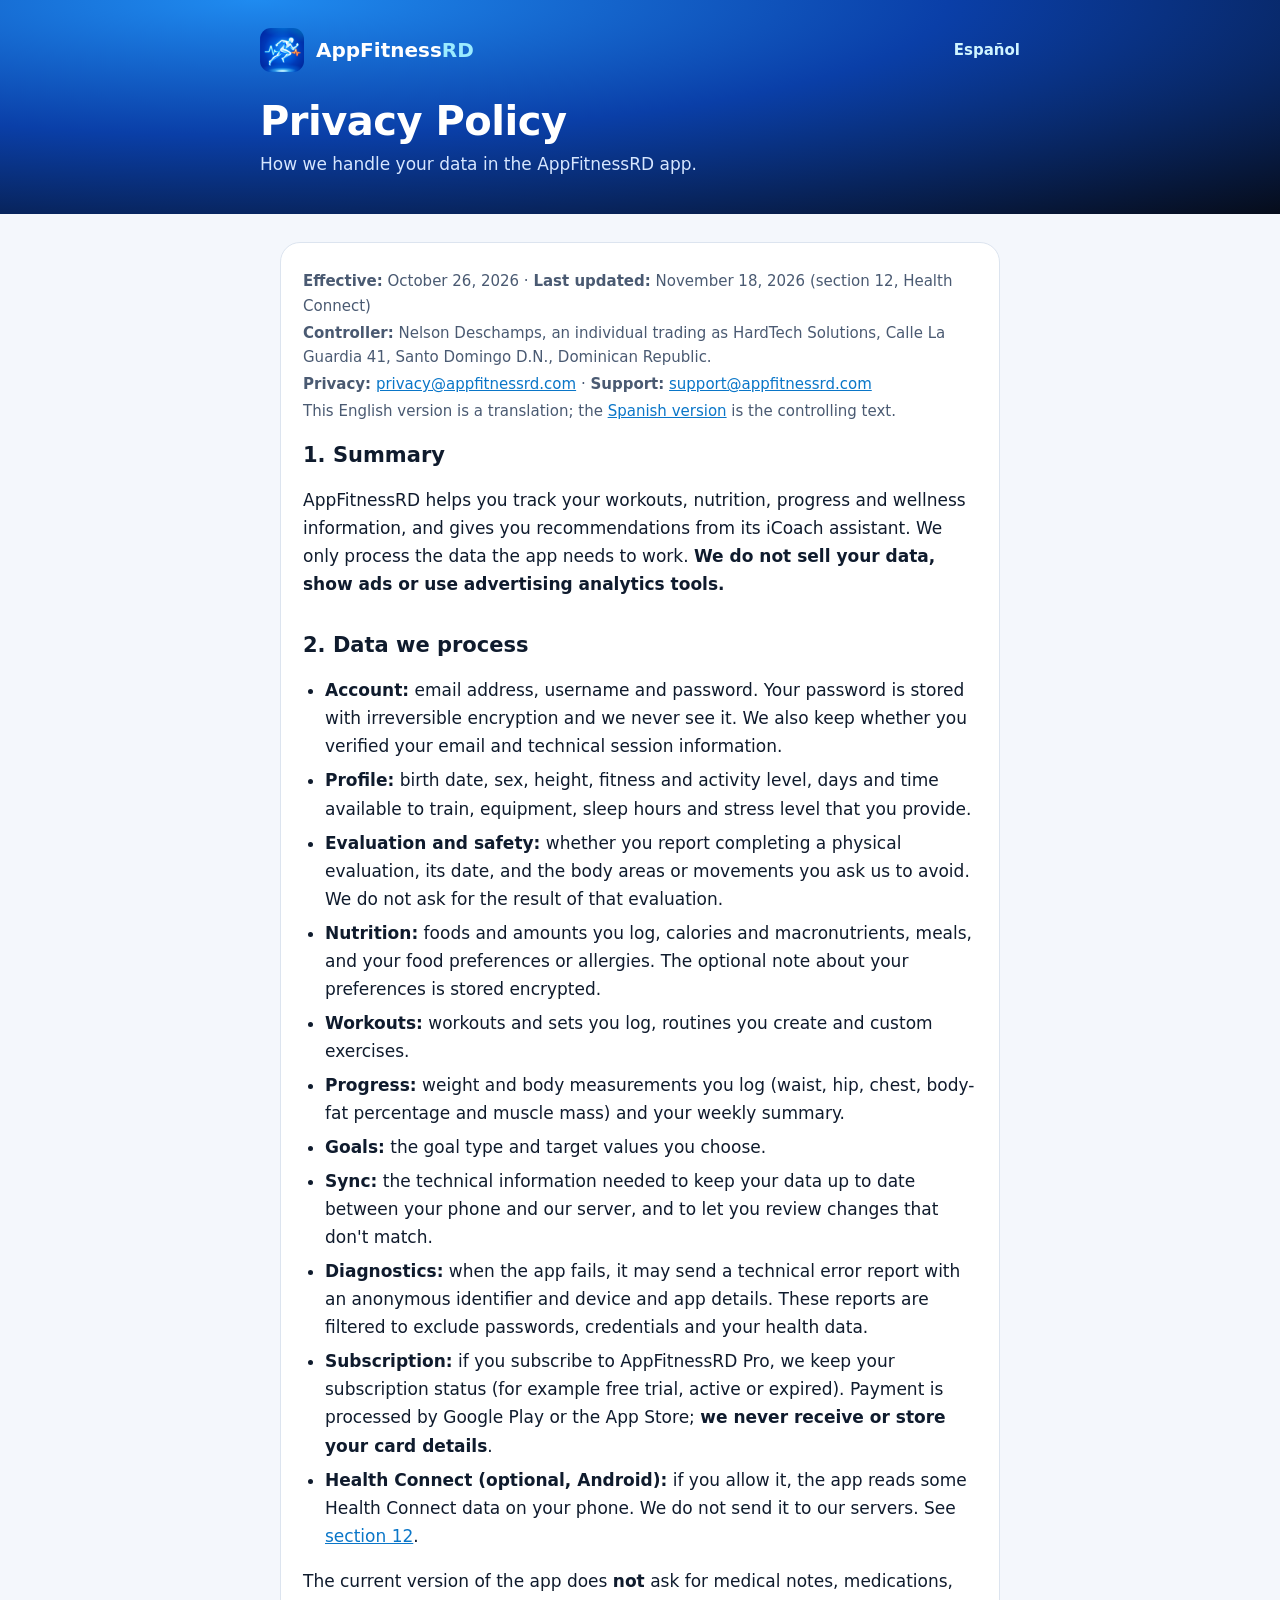
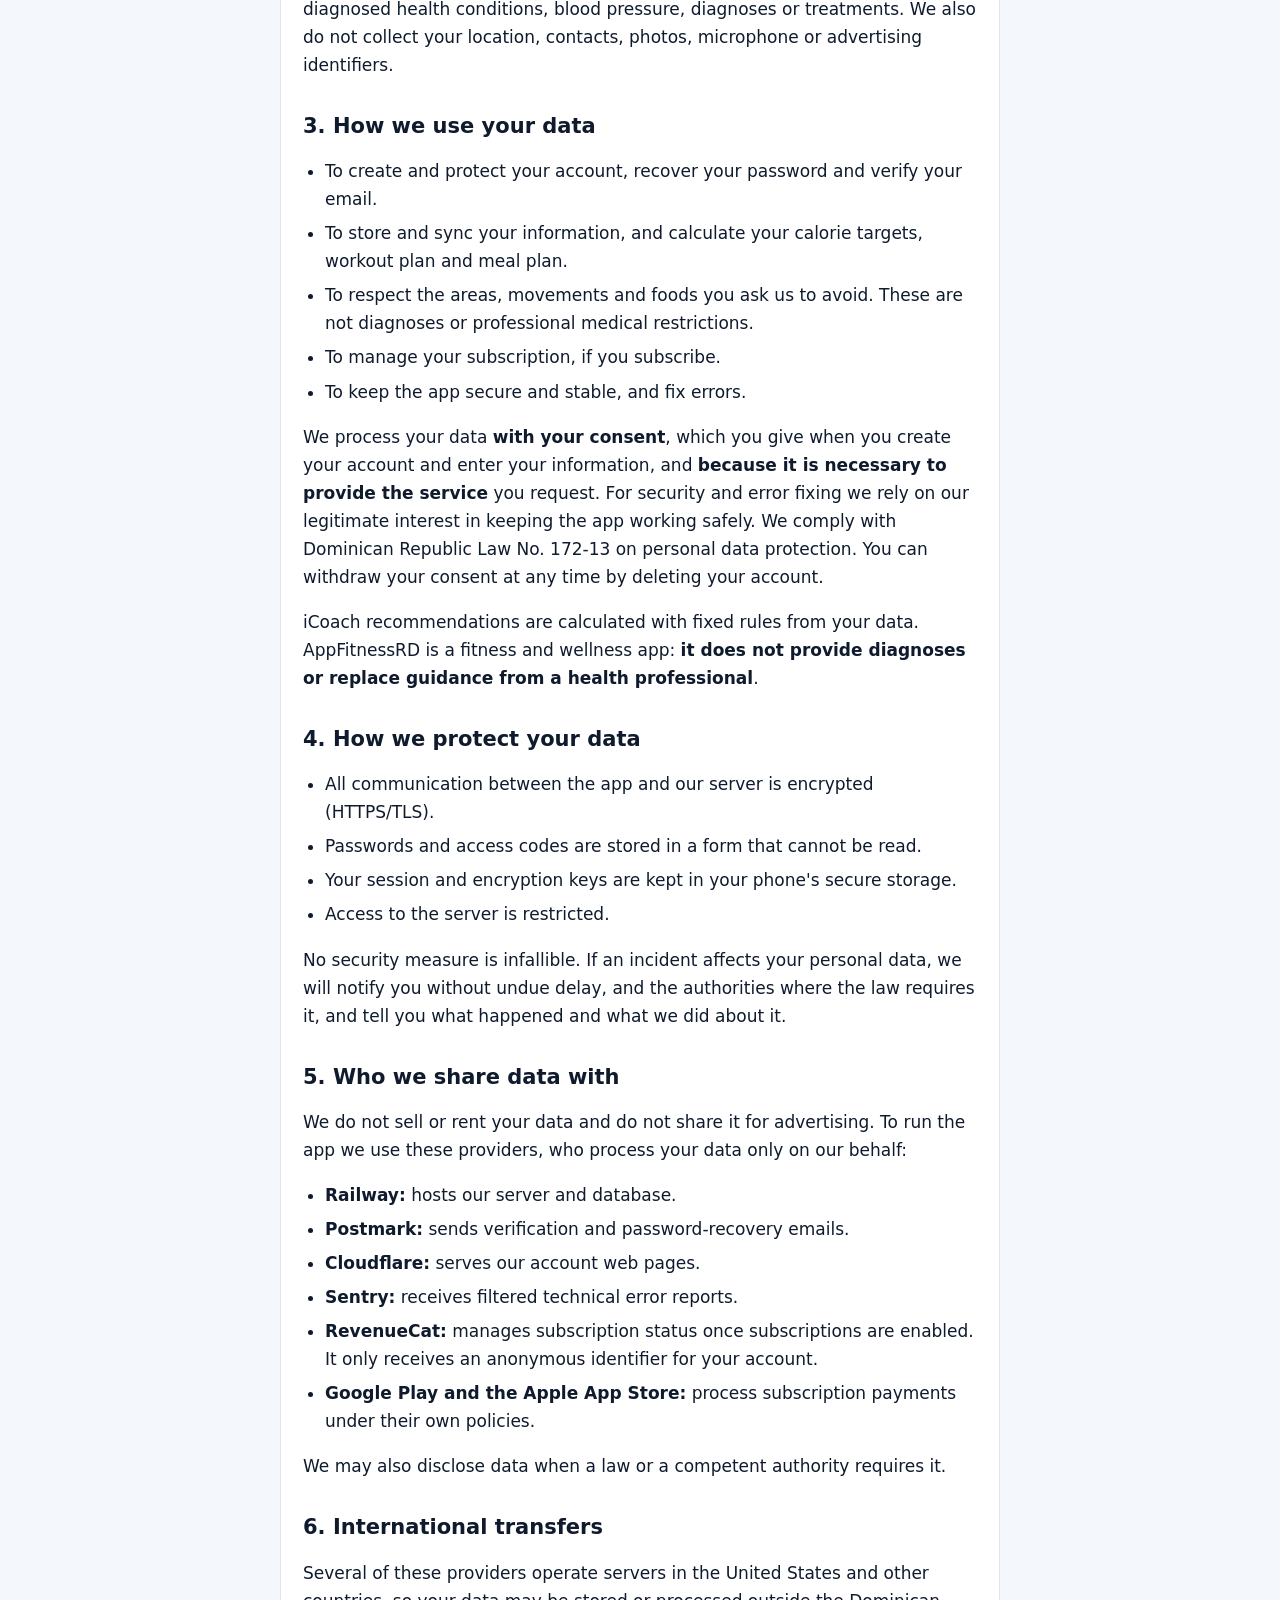
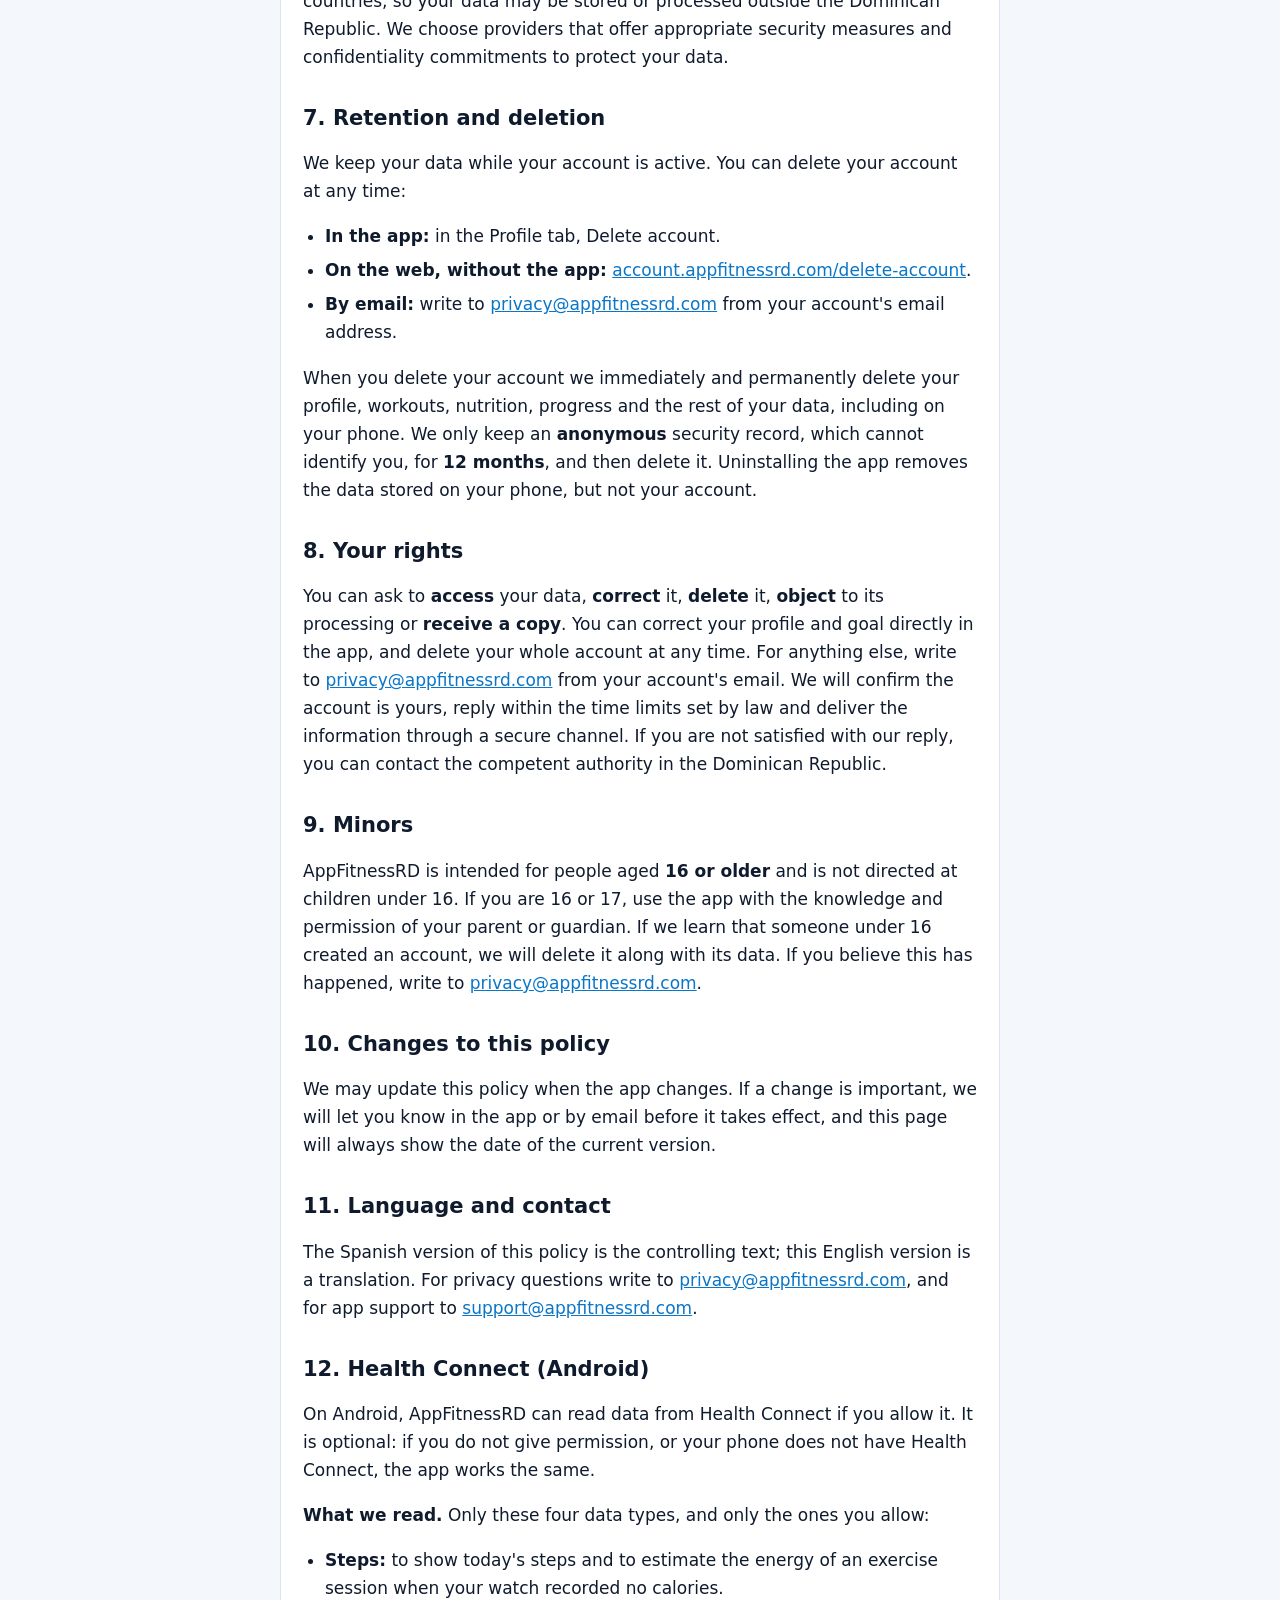
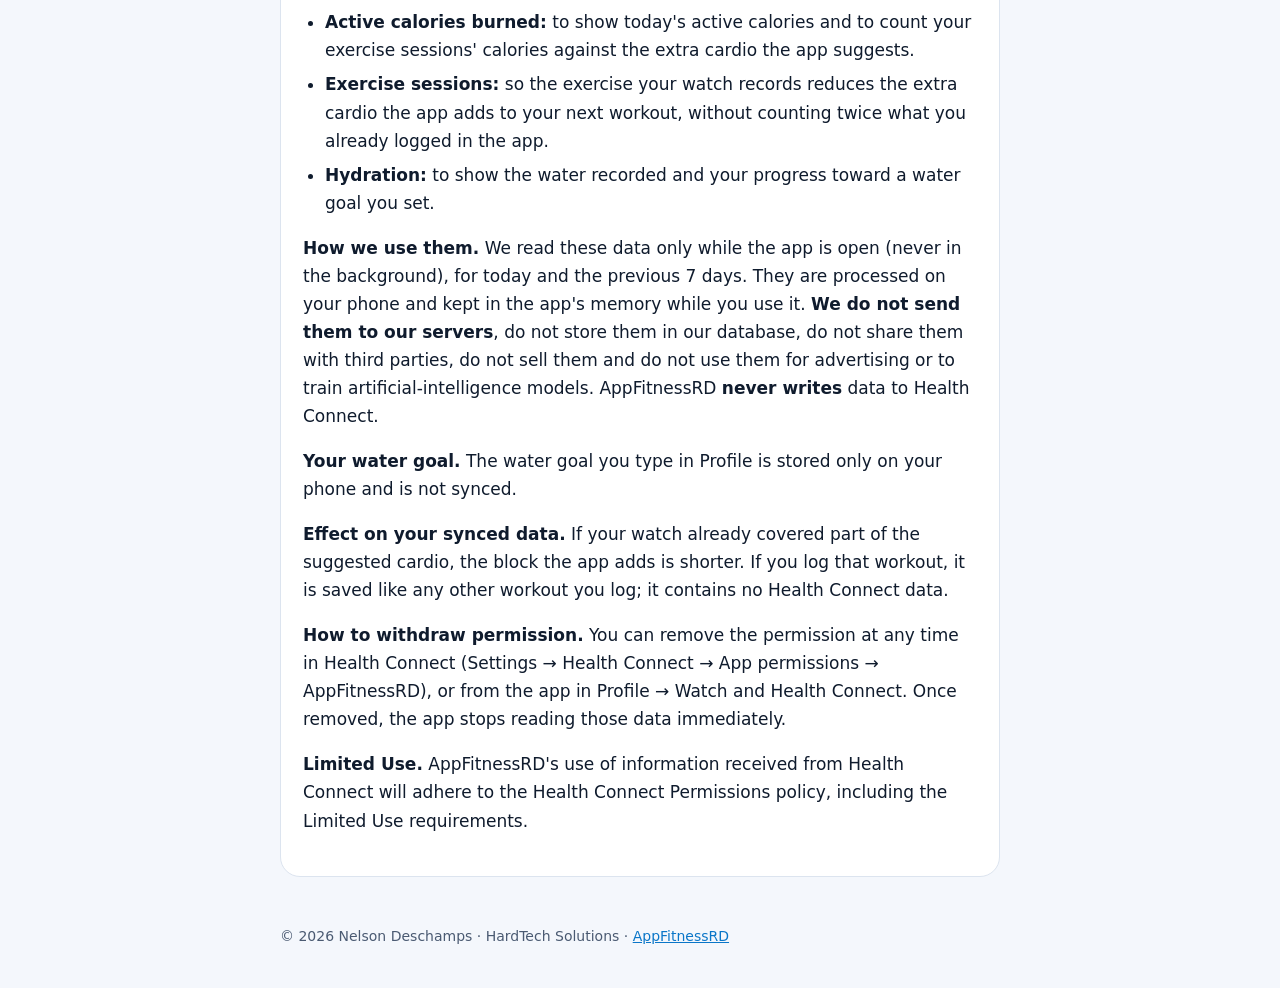
<file: en/privacy/index.html>
<!doctype html>
<html lang="en">
<head>
<meta charset="utf-8">
<meta name="viewport" content="width=device-width, initial-scale=1, viewport-fit=cover">
<title>Privacy Policy · AppFitnessRD</title>
<meta name="description" content="AppFitnessRD Privacy Policy: what data we process, why, who receives it and your rights.">
<link rel="icon" href="/img/icono.png">
<link rel="alternate" hreflang="es" href="https://appfitnessrd.com/privacidad/">
<link rel="stylesheet" href="/estilo.css">
</head>
<body>
<header class="hero">
  <div class="hero-inner">
    <a class="lang" href="/privacidad/" hreflang="es">Español</a>
    <a class="brand" href="/"><img src="/img/icono.png" alt=""><span>AppFitness<b>RD</b></span></a>
    <h1>Privacy Policy</h1>
    <p>How we handle your data in the AppFitnessRD app.</p>
  </div>
</header>
<main>
<article class="card">
  <div class="meta">
    <div><strong>Effective:</strong> October 26, 2026 · <strong>Last updated:</strong> November 18, 2026 (section 12, Health Connect)</div>
    <div><strong>Controller:</strong> Nelson Deschamps, an individual trading as HardTech Solutions, Calle La Guardia 41, Santo Domingo D.N., Dominican Republic.</div>
    <div><strong>Privacy:</strong> <a href="mailto:privacy@appfitnessrd.com">privacy@appfitnessrd.com</a> · <strong>Support:</strong> <a href="mailto:support@appfitnessrd.com">support@appfitnessrd.com</a></div>
    <div>This English version is a translation; the <a href="/privacidad/">Spanish version</a> is the controlling text.</div>
  </div>

  <h2>1. Summary</h2>
  <p>AppFitnessRD helps you track your workouts, nutrition, progress and wellness information, and gives you recommendations from its iCoach assistant. We only process the data the app needs to work. <strong>We do not sell your data, show ads or use advertising analytics tools.</strong></p>

  <h2>2. Data we process</h2>
  <ul>
    <li><strong>Account:</strong> email address, username and password. Your password is stored with irreversible encryption and we never see it. We also keep whether you verified your email and technical session information.</li>
    <li><strong>Profile:</strong> birth date, sex, height, fitness and activity level, days and time available to train, equipment, sleep hours and stress level that you provide.</li>
    <li><strong>Evaluation and safety:</strong> whether you report completing a physical evaluation, its date, and the body areas or movements you ask us to avoid. We do not ask for the result of that evaluation.</li>
    <li><strong>Nutrition:</strong> foods and amounts you log, calories and macronutrients, meals, and your food preferences or allergies. The optional note about your preferences is stored encrypted.</li>
    <li><strong>Workouts:</strong> workouts and sets you log, routines you create and custom exercises.</li>
    <li><strong>Progress:</strong> weight and body measurements you log (waist, hip, chest, body-fat percentage and muscle mass) and your weekly summary.</li>
    <li><strong>Goals:</strong> the goal type and target values you choose.</li>
    <li><strong>Sync:</strong> the technical information needed to keep your data up to date between your phone and our server, and to let you review changes that don't match.</li>
    <li><strong>Diagnostics:</strong> when the app fails, it may send a technical error report with an anonymous identifier and device and app details. These reports are filtered to exclude passwords, credentials and your health data.</li>
    <li><strong>Subscription:</strong> if you subscribe to AppFitnessRD Pro, we keep your subscription status (for example free trial, active or expired). Payment is processed by Google Play or the App Store; <strong>we never receive or store your card details</strong>.</li>
    <li><strong>Health Connect (optional, Android):</strong> if you allow it, the app reads some Health Connect data on your phone. We do not send it to our servers. See <a href="#health-connect">section 12</a>.</li>
  </ul>
  <p>The current version of the app does <strong>not</strong> ask for medical notes, medications, diagnosed health conditions, blood pressure, diagnoses or treatments. We also do not collect your location, contacts, photos, microphone or advertising identifiers.</p>

  <h2>3. How we use your data</h2>
  <ul>
    <li>To create and protect your account, recover your password and verify your email.</li>
    <li>To store and sync your information, and calculate your calorie targets, workout plan and meal plan.</li>
    <li>To respect the areas, movements and foods you ask us to avoid. These are not diagnoses or professional medical restrictions.</li>
    <li>To manage your subscription, if you subscribe.</li>
    <li>To keep the app secure and stable, and fix errors.</li>
  </ul>
  <p>We process your data <strong>with your consent</strong>, which you give when you create your account and enter your information, and <strong>because it is necessary to provide the service</strong> you request. For security and error fixing we rely on our legitimate interest in keeping the app working safely. We comply with Dominican Republic Law No. 172-13 on personal data protection. You can withdraw your consent at any time by deleting your account.</p>
  <p>iCoach recommendations are calculated with fixed rules from your data. AppFitnessRD is a fitness and wellness app: <strong>it does not provide diagnoses or replace guidance from a health professional</strong>.</p>

  <h2>4. How we protect your data</h2>
  <ul>
    <li>All communication between the app and our server is encrypted (HTTPS/TLS).</li>
    <li>Passwords and access codes are stored in a form that cannot be read.</li>
    <li>Your session and encryption keys are kept in your phone's secure storage.</li>
    <li>Access to the server is restricted.</li>
  </ul>
  <p>No security measure is infallible. If an incident affects your personal data, we will notify you without undue delay, and the authorities where the law requires it, and tell you what happened and what we did about it.</p>

  <h2>5. Who we share data with</h2>
  <p>We do not sell or rent your data and do not share it for advertising. To run the app we use these providers, who process your data only on our behalf:</p>
  <ul>
    <li><strong>Railway:</strong> hosts our server and database.</li>
    <li><strong>Postmark:</strong> sends verification and password-recovery emails.</li>
    <li><strong>Cloudflare:</strong> serves our account web pages.</li>
    <li><strong>Sentry:</strong> receives filtered technical error reports.</li>
    <li><strong>RevenueCat:</strong> manages subscription status once subscriptions are enabled. It only receives an anonymous identifier for your account.</li>
    <li><strong>Google Play and the Apple App Store:</strong> process subscription payments under their own policies.</li>
  </ul>
  <p>We may also disclose data when a law or a competent authority requires it.</p>

  <h2>6. International transfers</h2>
  <p>Several of these providers operate servers in the United States and other countries, so your data may be stored or processed outside the Dominican Republic. We choose providers that offer appropriate security measures and confidentiality commitments to protect your data.</p>

  <h2>7. Retention and deletion</h2>
  <p>We keep your data while your account is active. You can delete your account at any time:</p>
  <ul>
    <li><strong>In the app:</strong> in the Profile tab, Delete account.</li>
    <li><strong>On the web, without the app:</strong> <a href="https://account.appfitnessrd.com/delete-account">account.appfitnessrd.com/delete-account</a>.</li>
    <li><strong>By email:</strong> write to <a href="mailto:privacy@appfitnessrd.com">privacy@appfitnessrd.com</a> from your account's email address.</li>
  </ul>
  <p>When you delete your account we immediately and permanently delete your profile, workouts, nutrition, progress and the rest of your data, including on your phone. We only keep an <strong>anonymous</strong> security record, which cannot identify you, for <strong>12 months</strong>, and then delete it. Uninstalling the app removes the data stored on your phone, but not your account.</p>

  <h2>8. Your rights</h2>
  <p>You can ask to <strong>access</strong> your data, <strong>correct</strong> it, <strong>delete</strong> it, <strong>object</strong> to its processing or <strong>receive a copy</strong>. You can correct your profile and goal directly in the app, and delete your whole account at any time. For anything else, write to <a href="mailto:privacy@appfitnessrd.com">privacy@appfitnessrd.com</a> from your account's email. We will confirm the account is yours, reply within the time limits set by law and deliver the information through a secure channel. If you are not satisfied with our reply, you can contact the competent authority in the Dominican Republic.</p>

  <h2>9. Minors</h2>
  <p>AppFitnessRD is intended for people aged <strong>16 or older</strong> and is not directed at children under 16. If you are 16 or 17, use the app with the knowledge and permission of your parent or guardian. If we learn that someone under 16 created an account, we will delete it along with its data. If you believe this has happened, write to <a href="mailto:privacy@appfitnessrd.com">privacy@appfitnessrd.com</a>.</p>

  <h2>10. Changes to this policy</h2>
  <p>We may update this policy when the app changes. If a change is important, we will let you know in the app or by email before it takes effect, and this page will always show the date of the current version.</p>

  <h2>11. Language and contact</h2>
  <p>The Spanish version of this policy is the controlling text; this English version is a translation. For privacy questions write to <a href="mailto:privacy@appfitnessrd.com">privacy@appfitnessrd.com</a>, and for app support to <a href="mailto:support@appfitnessrd.com">support@appfitnessrd.com</a>.</p>

  <h2 id="health-connect">12. Health Connect (Android)</h2>
  <p>On Android, AppFitnessRD can read data from Health Connect if you allow it. It is optional: if you do not give permission, or your phone does not have Health Connect, the app works the same.</p>
  <p><strong>What we read.</strong> Only these four data types, and only the ones you allow:</p>
  <ul>
    <li><strong>Steps:</strong> to show today's steps and to estimate the energy of an exercise session when your watch recorded no calories.</li>
    <li><strong>Active calories burned:</strong> to show today's active calories and to count your exercise sessions' calories against the extra cardio the app suggests.</li>
    <li><strong>Exercise sessions:</strong> so the exercise your watch records reduces the extra cardio the app adds to your next workout, without counting twice what you already logged in the app.</li>
    <li><strong>Hydration:</strong> to show the water recorded and your progress toward a water goal you set.</li>
  </ul>
  <p><strong>How we use them.</strong> We read these data only while the app is open (never in the background), for today and the previous 7 days. They are processed on your phone and kept in the app's memory while you use it. <strong>We do not send them to our servers</strong>, do not store them in our database, do not share them with third parties, do not sell them and do not use them for advertising or to train artificial-intelligence models. AppFitnessRD <strong>never writes</strong> data to Health Connect.</p>
  <p><strong>Your water goal.</strong> The water goal you type in Profile is stored only on your phone and is not synced.</p>
  <p><strong>Effect on your synced data.</strong> If your watch already covered part of the suggested cardio, the block the app adds is shorter. If you log that workout, it is saved like any other workout you log; it contains no Health Connect data.</p>
  <p><strong>How to withdraw permission.</strong> You can remove the permission at any time in Health Connect (Settings → Health Connect → App permissions → AppFitnessRD), or from the app in Profile → Watch and Health Connect. Once removed, the app stops reading those data immediately.</p>
  <p><strong>Limited Use.</strong> AppFitnessRD's use of information received from Health Connect will adhere to the Health Connect Permissions policy, including the Limited Use requirements.</p>
</article>
</main>
<footer>© 2026 Nelson Deschamps · HardTech Solutions · <a href="/">AppFitnessRD</a></footer>
</body>
</html>
</file>
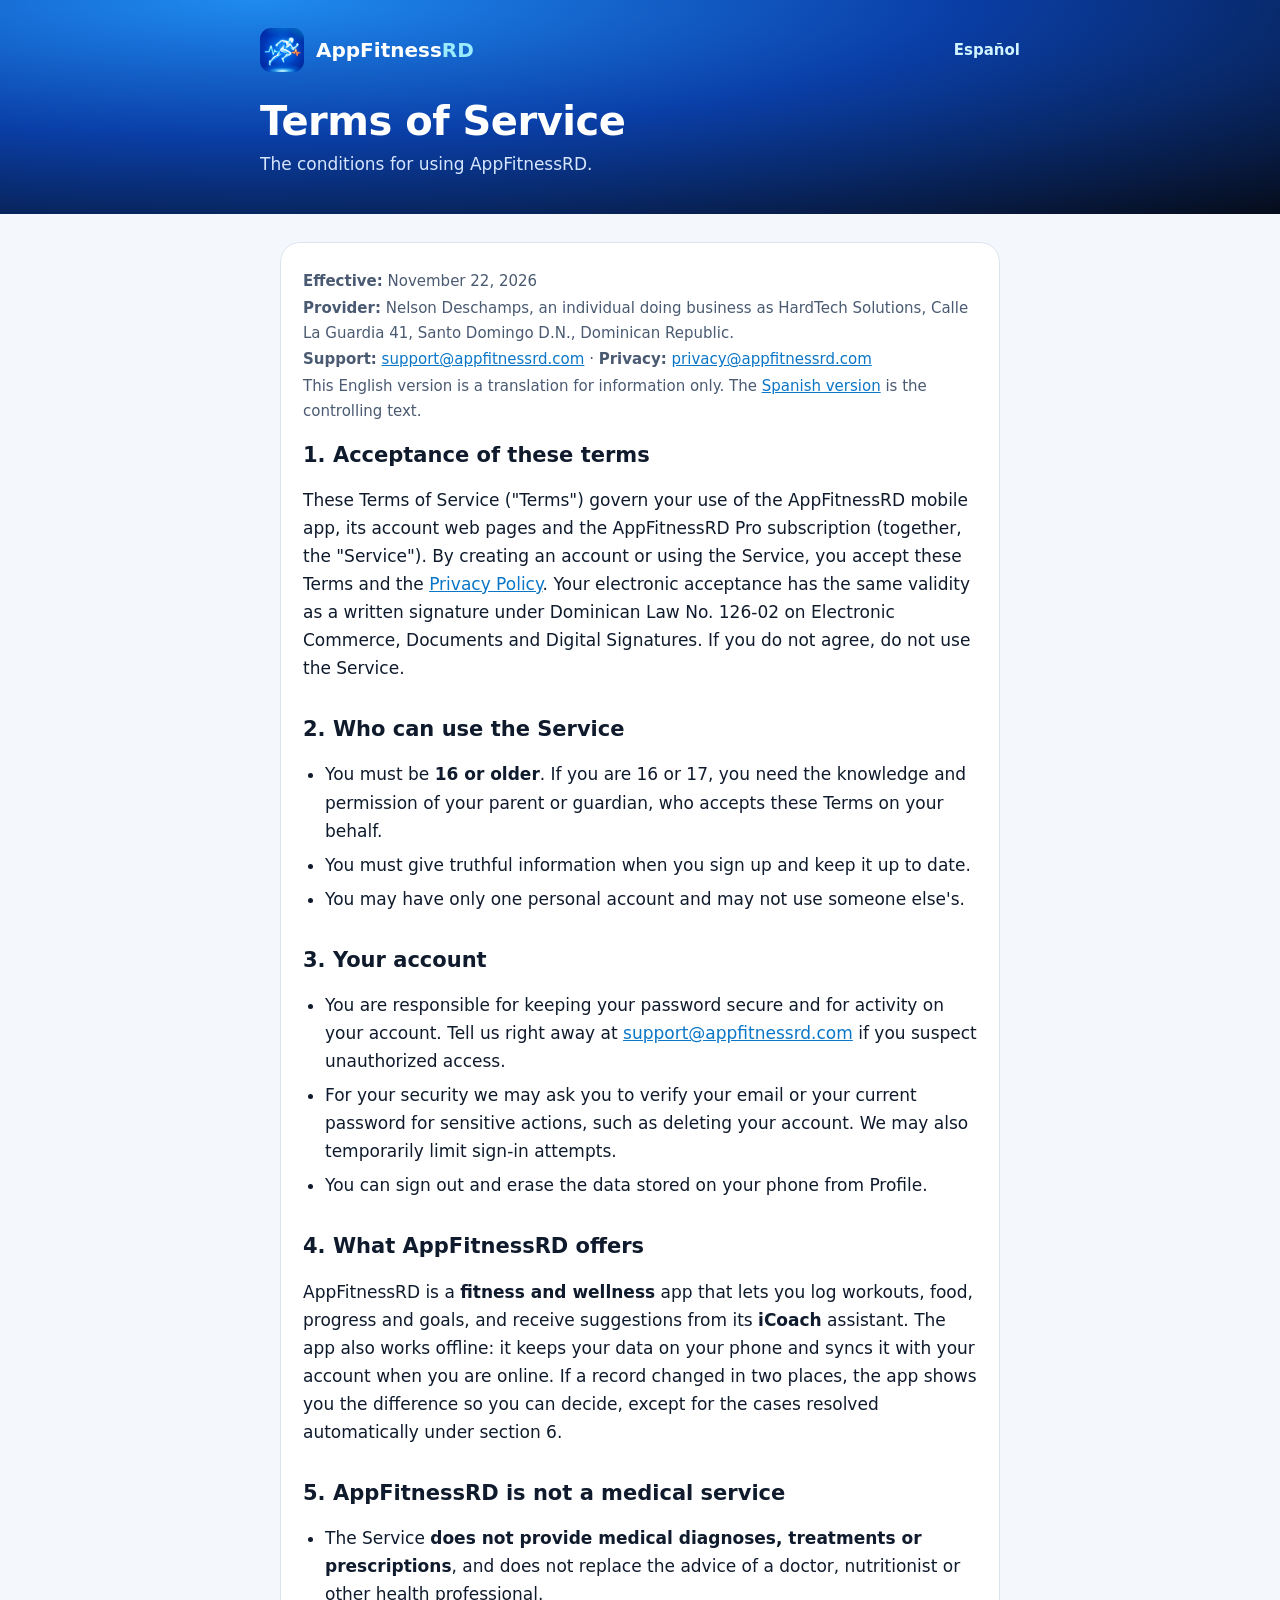
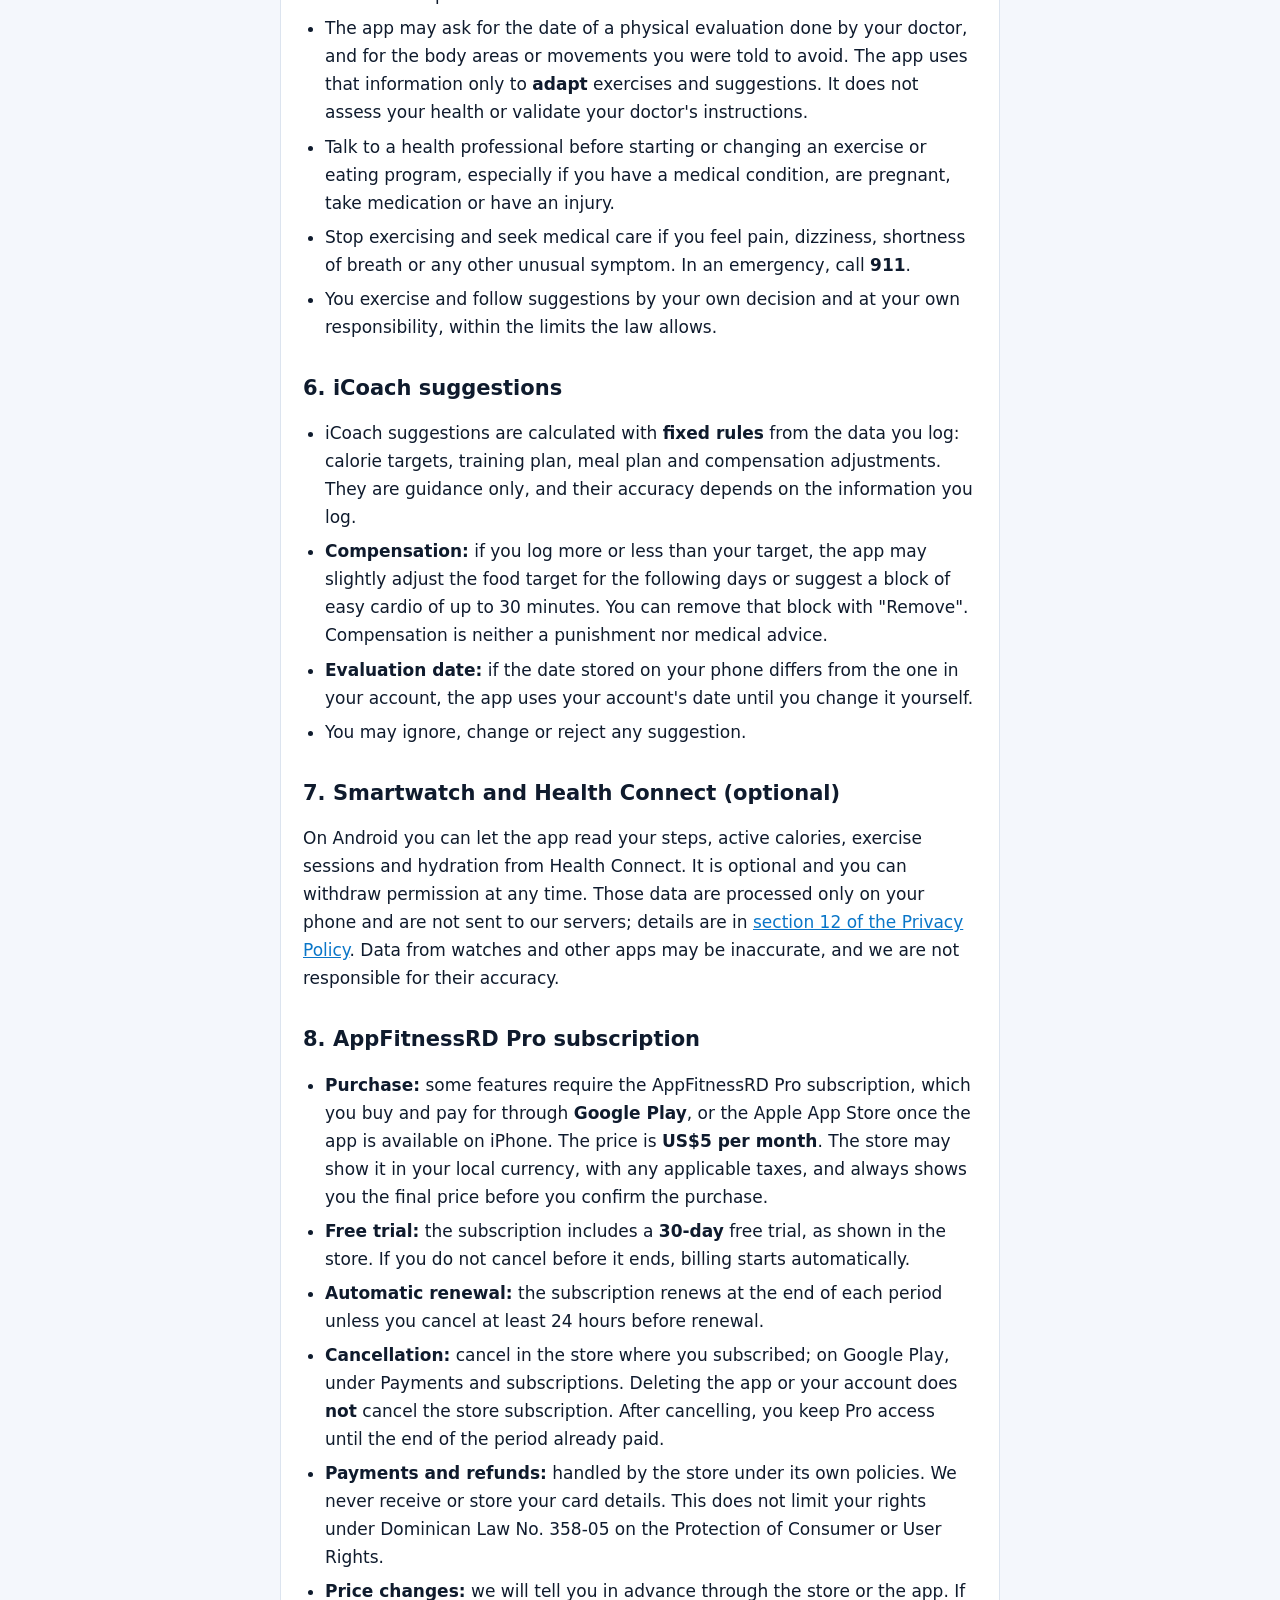
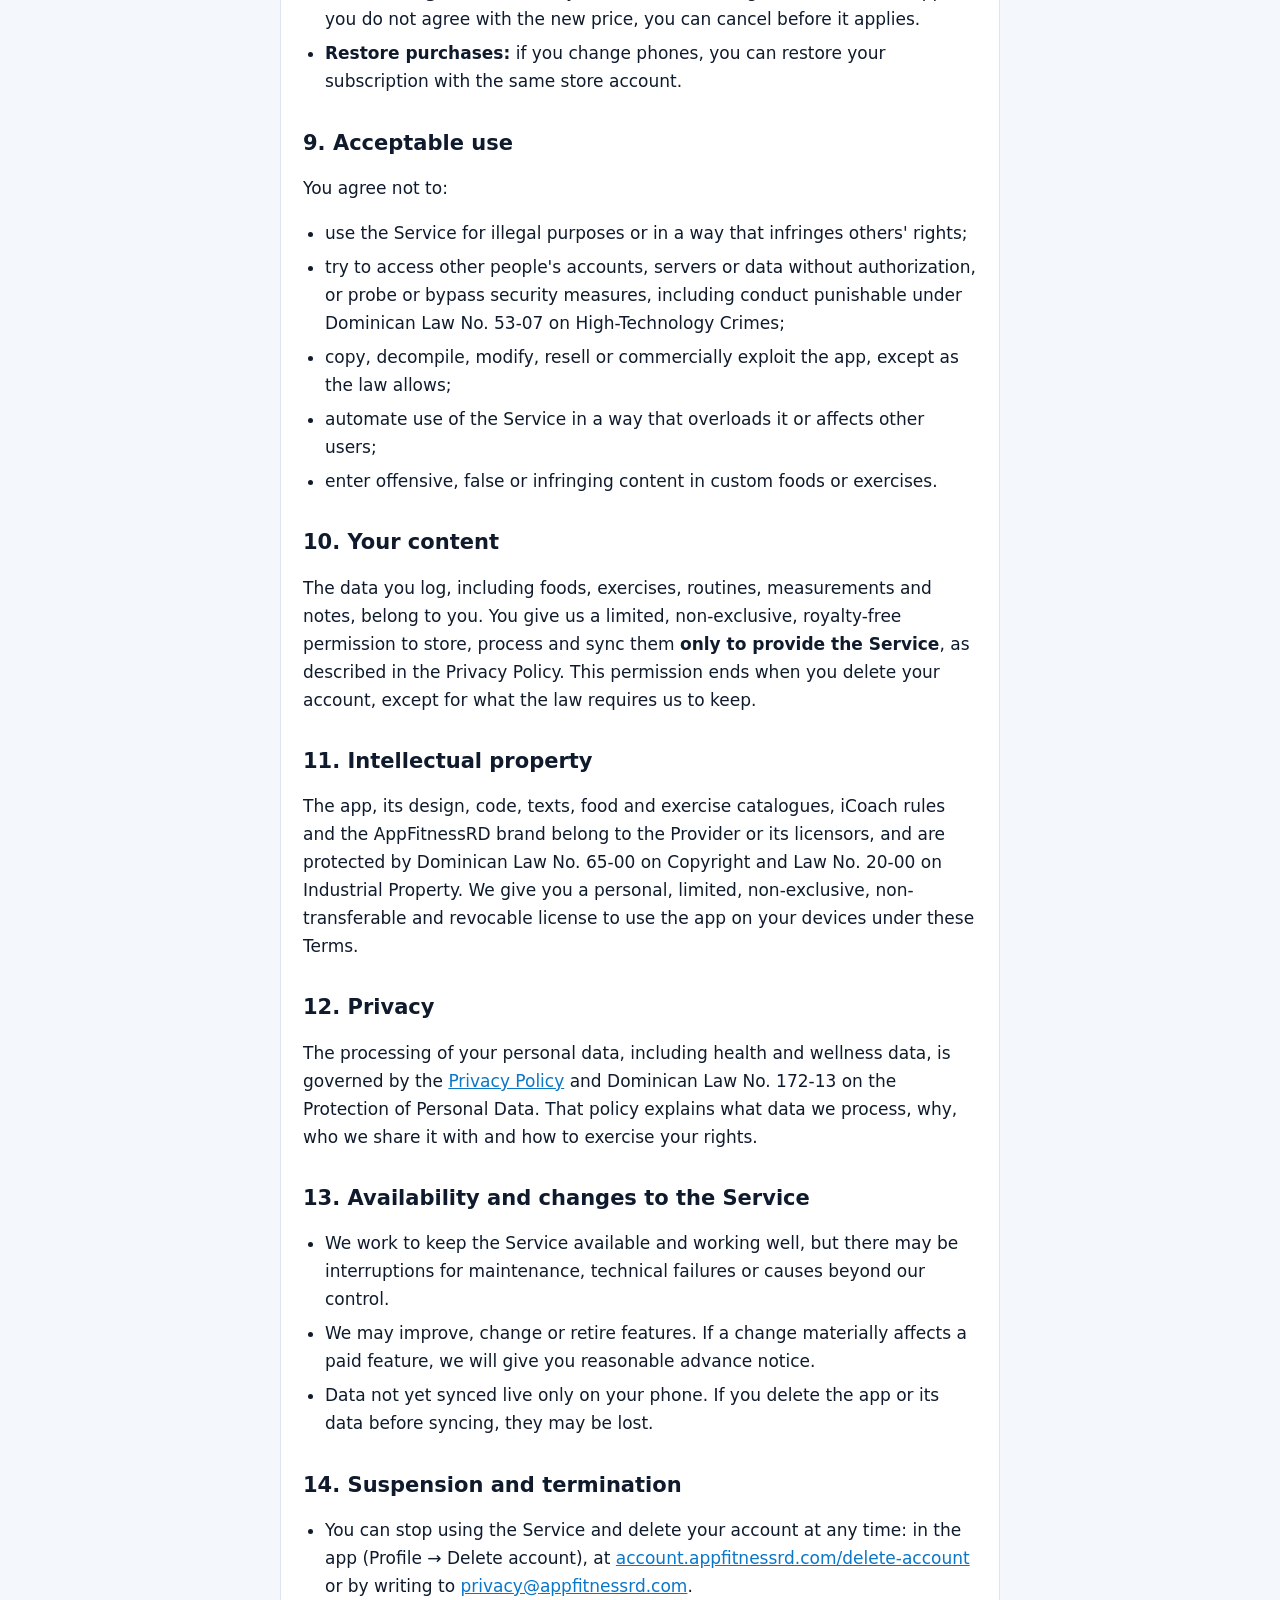
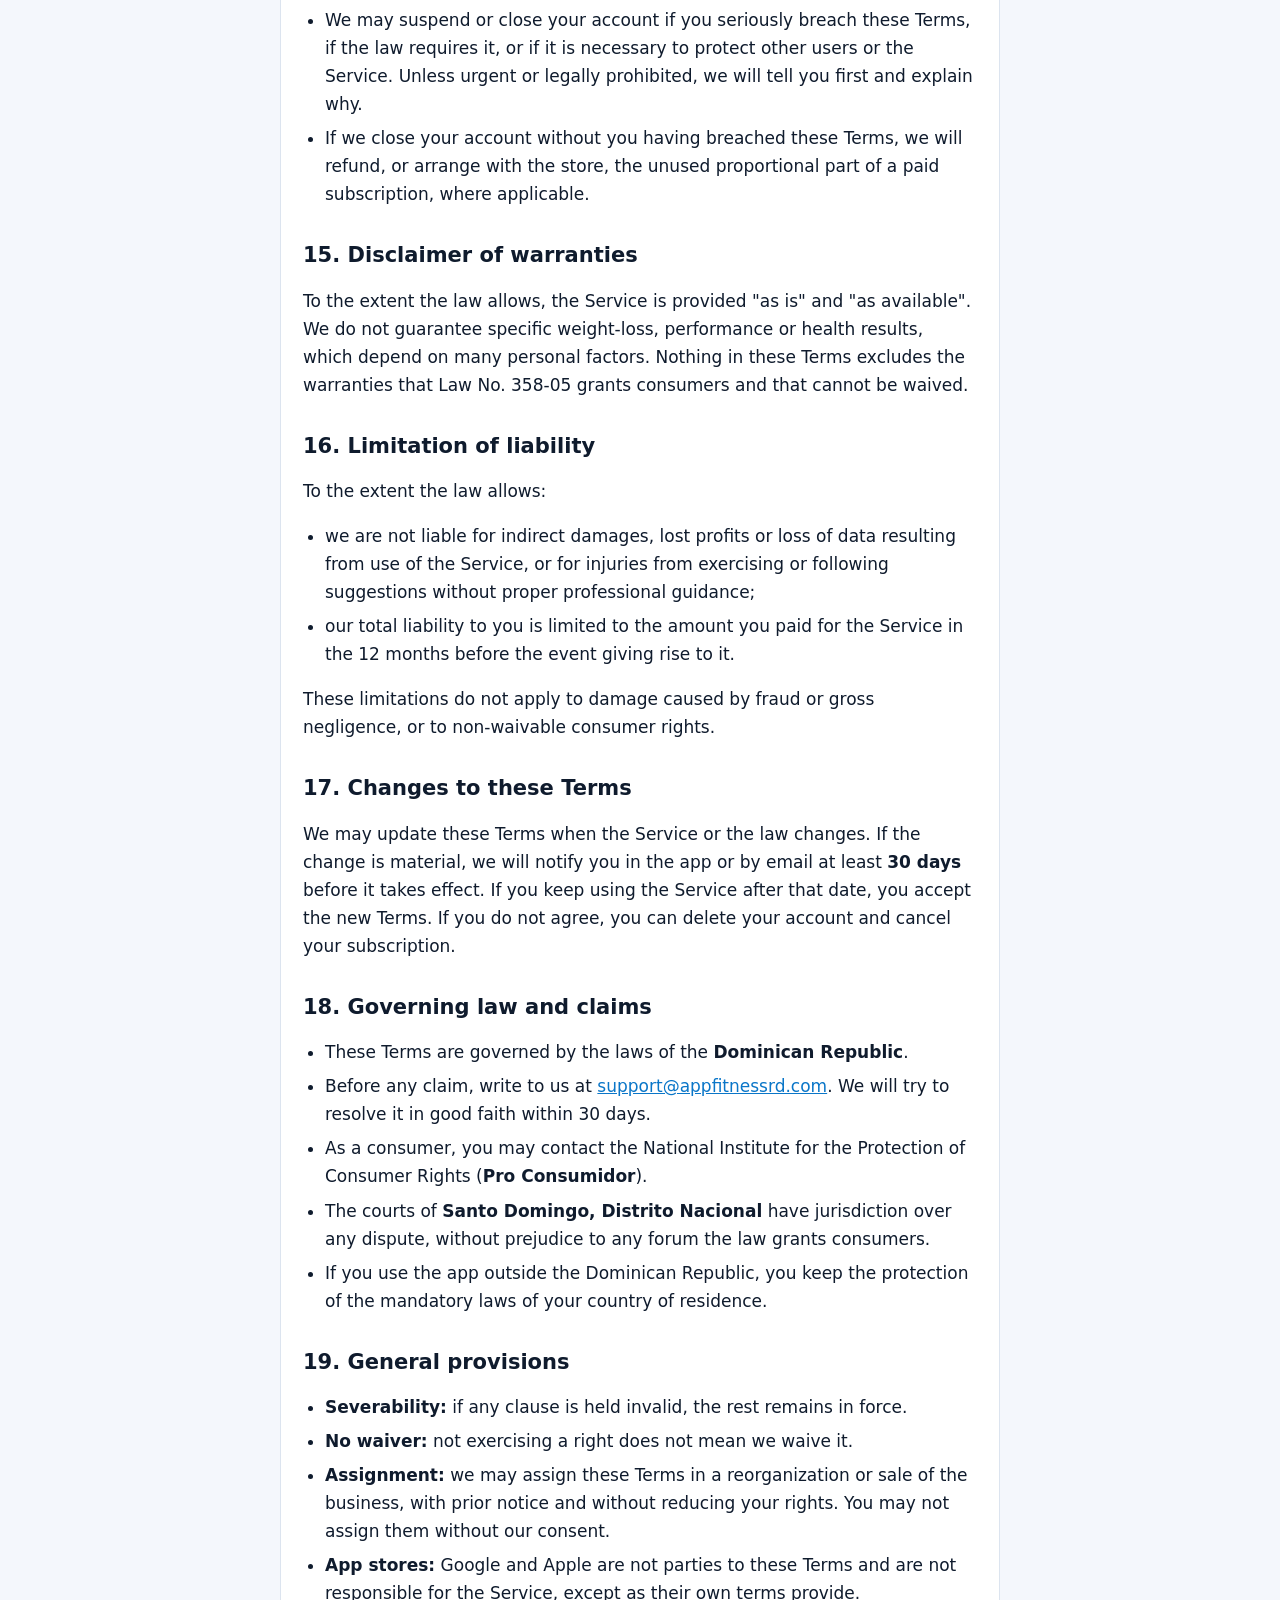
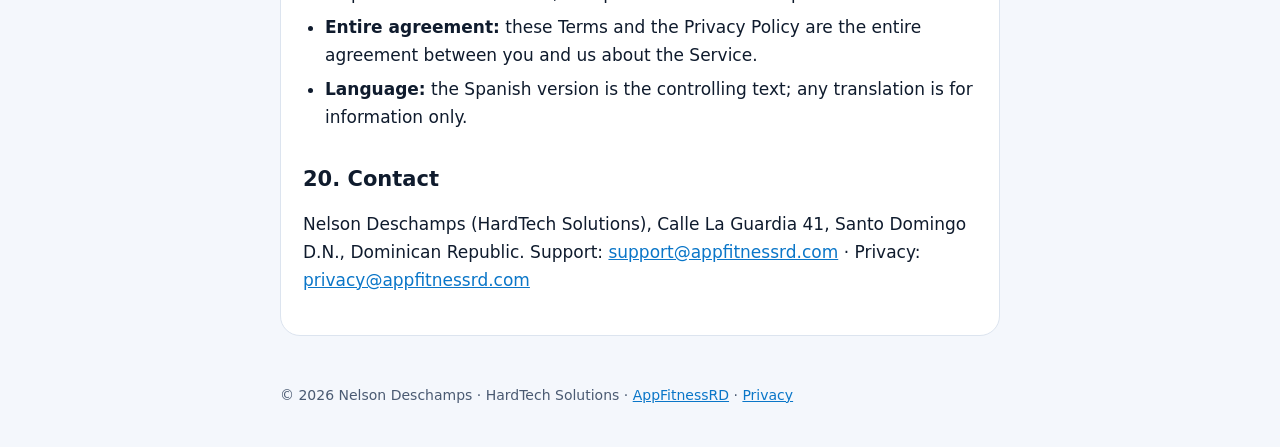
<file: en/terms/index.html>
<!doctype html>
<html lang="en">
<head>
<meta charset="utf-8">
<meta name="viewport" content="width=device-width, initial-scale=1, viewport-fit=cover">
<title>Terms of Service · AppFitnessRD</title>
<meta name="description" content="AppFitnessRD Terms of Service: conditions for using the app, the Pro subscription and your rights.">
<link rel="icon" href="/img/icono.png">
<link rel="alternate" hreflang="es" href="https://appfitnessrd.com/terminos/">
<link rel="stylesheet" href="/estilo.css">
</head>
<body>
<header class="hero">
  <div class="hero-inner">
    <a class="lang" href="/terminos/" hreflang="es">Español</a>
    <a class="brand" href="/"><img src="/img/icono.png" alt=""><span>AppFitness<b>RD</b></span></a>
    <h1>Terms of Service</h1>
    <p>The conditions for using AppFitnessRD.</p>
  </div>
</header>
<main>
<article class="card">
  <div class="meta">
    <div><strong>Effective:</strong> November 22, 2026</div>
    <div><strong>Provider:</strong> Nelson Deschamps, an individual doing business as HardTech Solutions, Calle La Guardia 41, Santo Domingo D.N., Dominican Republic.</div>
    <div><strong>Support:</strong> <a href="mailto:support@appfitnessrd.com">support@appfitnessrd.com</a> · <strong>Privacy:</strong> <a href="mailto:privacy@appfitnessrd.com">privacy@appfitnessrd.com</a></div>
    <div>This English version is a translation for information only. The <a href="/terminos/">Spanish version</a> is the controlling text.</div>
  </div>

  <h2>1. Acceptance of these terms</h2>
  <p>These Terms of Service ("Terms") govern your use of the AppFitnessRD mobile app, its account web pages and the AppFitnessRD Pro subscription (together, the "Service"). By creating an account or using the Service, you accept these Terms and the <a href="/en/privacy/">Privacy Policy</a>. Your electronic acceptance has the same validity as a written signature under Dominican Law No. 126-02 on Electronic Commerce, Documents and Digital Signatures. If you do not agree, do not use the Service.</p>

  <h2>2. Who can use the Service</h2>
  <ul>
    <li>You must be <strong>16 or older</strong>. If you are 16 or 17, you need the knowledge and permission of your parent or guardian, who accepts these Terms on your behalf.</li>
    <li>You must give truthful information when you sign up and keep it up to date.</li>
    <li>You may have only one personal account and may not use someone else's.</li>
  </ul>

  <h2>3. Your account</h2>
  <ul>
    <li>You are responsible for keeping your password secure and for activity on your account. Tell us right away at <a href="mailto:support@appfitnessrd.com">support@appfitnessrd.com</a> if you suspect unauthorized access.</li>
    <li>For your security we may ask you to verify your email or your current password for sensitive actions, such as deleting your account. We may also temporarily limit sign-in attempts.</li>
    <li>You can sign out and erase the data stored on your phone from Profile.</li>
  </ul>

  <h2>4. What AppFitnessRD offers</h2>
  <p>AppFitnessRD is a <strong>fitness and wellness</strong> app that lets you log workouts, food, progress and goals, and receive suggestions from its <strong>iCoach</strong> assistant. The app also works offline: it keeps your data on your phone and syncs it with your account when you are online. If a record changed in two places, the app shows you the difference so you can decide, except for the cases resolved automatically under section 6.</p>

  <h2>5. AppFitnessRD is not a medical service</h2>
  <ul>
    <li>The Service <strong>does not provide medical diagnoses, treatments or prescriptions</strong>, and does not replace the advice of a doctor, nutritionist or other health professional.</li>
    <li>The app may ask for the date of a physical evaluation done by your doctor, and for the body areas or movements you were told to avoid. The app uses that information only to <strong>adapt</strong> exercises and suggestions. It does not assess your health or validate your doctor's instructions.</li>
    <li>Talk to a health professional before starting or changing an exercise or eating program, especially if you have a medical condition, are pregnant, take medication or have an injury.</li>
    <li>Stop exercising and seek medical care if you feel pain, dizziness, shortness of breath or any other unusual symptom. In an emergency, call <strong>911</strong>.</li>
    <li>You exercise and follow suggestions by your own decision and at your own responsibility, within the limits the law allows.</li>
  </ul>

  <h2>6. iCoach suggestions</h2>
  <ul>
    <li>iCoach suggestions are calculated with <strong>fixed rules</strong> from the data you log: calorie targets, training plan, meal plan and compensation adjustments. They are guidance only, and their accuracy depends on the information you log.</li>
    <li><strong>Compensation:</strong> if you log more or less than your target, the app may slightly adjust the food target for the following days or suggest a block of easy cardio of up to 30 minutes. You can remove that block with "Remove". Compensation is neither a punishment nor medical advice.</li>
    <li><strong>Evaluation date:</strong> if the date stored on your phone differs from the one in your account, the app uses your account's date until you change it yourself.</li>
    <li>You may ignore, change or reject any suggestion.</li>
  </ul>

  <h2>7. Smartwatch and Health Connect (optional)</h2>
  <p>On Android you can let the app read your steps, active calories, exercise sessions and hydration from Health Connect. It is optional and you can withdraw permission at any time. Those data are processed only on your phone and are not sent to our servers; details are in <a href="/en/privacy/#health-connect">section 12 of the Privacy Policy</a>. Data from watches and other apps may be inaccurate, and we are not responsible for their accuracy.</p>

  <h2>8. AppFitnessRD Pro subscription</h2>
  <ul>
    <li><strong>Purchase:</strong> some features require the AppFitnessRD Pro subscription, which you buy and pay for through <strong>Google Play</strong>, or the Apple App Store once the app is available on iPhone. The price is <strong>US$5 per month</strong>. The store may show it in your local currency, with any applicable taxes, and always shows you the final price before you confirm the purchase.</li>
    <li><strong>Free trial:</strong> the subscription includes a <strong>30-day</strong> free trial, as shown in the store. If you do not cancel before it ends, billing starts automatically.</li>
    <li><strong>Automatic renewal:</strong> the subscription renews at the end of each period unless you cancel at least 24 hours before renewal.</li>
    <li><strong>Cancellation:</strong> cancel in the store where you subscribed; on Google Play, under Payments and subscriptions. Deleting the app or your account does <strong>not</strong> cancel the store subscription. After cancelling, you keep Pro access until the end of the period already paid.</li>
    <li><strong>Payments and refunds:</strong> handled by the store under its own policies. We never receive or store your card details. This does not limit your rights under Dominican Law No. 358-05 on the Protection of Consumer or User Rights.</li>
    <li><strong>Price changes:</strong> we will tell you in advance through the store or the app. If you do not agree with the new price, you can cancel before it applies.</li>
    <li><strong>Restore purchases:</strong> if you change phones, you can restore your subscription with the same store account.</li>
  </ul>

  <h2>9. Acceptable use</h2>
  <p>You agree not to:</p>
  <ul>
    <li>use the Service for illegal purposes or in a way that infringes others' rights;</li>
    <li>try to access other people's accounts, servers or data without authorization, or probe or bypass security measures, including conduct punishable under Dominican Law No. 53-07 on High-Technology Crimes;</li>
    <li>copy, decompile, modify, resell or commercially exploit the app, except as the law allows;</li>
    <li>automate use of the Service in a way that overloads it or affects other users;</li>
    <li>enter offensive, false or infringing content in custom foods or exercises.</li>
  </ul>

  <h2>10. Your content</h2>
  <p>The data you log, including foods, exercises, routines, measurements and notes, belong to you. You give us a limited, non-exclusive, royalty-free permission to store, process and sync them <strong>only to provide the Service</strong>, as described in the Privacy Policy. This permission ends when you delete your account, except for what the law requires us to keep.</p>

  <h2>11. Intellectual property</h2>
  <p>The app, its design, code, texts, food and exercise catalogues, iCoach rules and the AppFitnessRD brand belong to the Provider or its licensors, and are protected by Dominican Law No. 65-00 on Copyright and Law No. 20-00 on Industrial Property. We give you a personal, limited, non-exclusive, non-transferable and revocable license to use the app on your devices under these Terms.</p>

  <h2>12. Privacy</h2>
  <p>The processing of your personal data, including health and wellness data, is governed by the <a href="/en/privacy/">Privacy Policy</a> and Dominican Law No. 172-13 on the Protection of Personal Data. That policy explains what data we process, why, who we share it with and how to exercise your rights.</p>

  <h2>13. Availability and changes to the Service</h2>
  <ul>
    <li>We work to keep the Service available and working well, but there may be interruptions for maintenance, technical failures or causes beyond our control.</li>
    <li>We may improve, change or retire features. If a change materially affects a paid feature, we will give you reasonable advance notice.</li>
    <li>Data not yet synced live only on your phone. If you delete the app or its data before syncing, they may be lost.</li>
  </ul>

  <h2>14. Suspension and termination</h2>
  <ul>
    <li>You can stop using the Service and delete your account at any time: in the app (Profile → Delete account), at <a href="https://account.appfitnessrd.com/delete-account">account.appfitnessrd.com/delete-account</a> or by writing to <a href="mailto:privacy@appfitnessrd.com">privacy@appfitnessrd.com</a>.</li>
    <li>We may suspend or close your account if you seriously breach these Terms, if the law requires it, or if it is necessary to protect other users or the Service. Unless urgent or legally prohibited, we will tell you first and explain why.</li>
    <li>If we close your account without you having breached these Terms, we will refund, or arrange with the store, the unused proportional part of a paid subscription, where applicable.</li>
  </ul>

  <h2>15. Disclaimer of warranties</h2>
  <p>To the extent the law allows, the Service is provided "as is" and "as available". We do not guarantee specific weight-loss, performance or health results, which depend on many personal factors. Nothing in these Terms excludes the warranties that Law No. 358-05 grants consumers and that cannot be waived.</p>

  <h2>16. Limitation of liability</h2>
  <p>To the extent the law allows:</p>
  <ul>
    <li>we are not liable for indirect damages, lost profits or loss of data resulting from use of the Service, or for injuries from exercising or following suggestions without proper professional guidance;</li>
    <li>our total liability to you is limited to the amount you paid for the Service in the 12 months before the event giving rise to it.</li>
  </ul>
  <p>These limitations do not apply to damage caused by fraud or gross negligence, or to non-waivable consumer rights.</p>

  <h2>17. Changes to these Terms</h2>
  <p>We may update these Terms when the Service or the law changes. If the change is material, we will notify you in the app or by email at least <strong>30 days</strong> before it takes effect. If you keep using the Service after that date, you accept the new Terms. If you do not agree, you can delete your account and cancel your subscription.</p>

  <h2>18. Governing law and claims</h2>
  <ul>
    <li>These Terms are governed by the laws of the <strong>Dominican Republic</strong>.</li>
    <li>Before any claim, write to us at <a href="mailto:support@appfitnessrd.com">support@appfitnessrd.com</a>. We will try to resolve it in good faith within 30 days.</li>
    <li>As a consumer, you may contact the National Institute for the Protection of Consumer Rights (<strong>Pro Consumidor</strong>).</li>
    <li>The courts of <strong>Santo Domingo, Distrito Nacional</strong> have jurisdiction over any dispute, without prejudice to any forum the law grants consumers.</li>
    <li>If you use the app outside the Dominican Republic, you keep the protection of the mandatory laws of your country of residence.</li>
  </ul>

  <h2>19. General provisions</h2>
  <ul>
    <li><strong>Severability:</strong> if any clause is held invalid, the rest remains in force.</li>
    <li><strong>No waiver:</strong> not exercising a right does not mean we waive it.</li>
    <li><strong>Assignment:</strong> we may assign these Terms in a reorganization or sale of the business, with prior notice and without reducing your rights. You may not assign them without our consent.</li>
    <li><strong>App stores:</strong> Google and Apple are not parties to these Terms and are not responsible for the Service, except as their own terms provide.</li>
    <li><strong>Entire agreement:</strong> these Terms and the Privacy Policy are the entire agreement between you and us about the Service.</li>
    <li><strong>Language:</strong> the Spanish version is the controlling text; any translation is for information only.</li>
  </ul>

  <h2>20. Contact</h2>
  <p>Nelson Deschamps (HardTech Solutions), Calle La Guardia 41, Santo Domingo D.N., Dominican Republic. Support: <a href="mailto:support@appfitnessrd.com">support@appfitnessrd.com</a> · Privacy: <a href="mailto:privacy@appfitnessrd.com">privacy@appfitnessrd.com</a></p>
</article>
</main>
<footer>© 2026 Nelson Deschamps · HardTech Solutions · <a href="/">AppFitnessRD</a> · <a href="/en/privacy/">Privacy</a></footer>
</body>
</html>
</file>
<file: estilo.css>
/* AppFitnessRD public site: brand navy header, readable legal text, light and dark */
:root {
  --bg: #f4f7fc;
  --card: #ffffff;
  --text: #0f1b2d;
  --muted: #4a5a72;
  --line: #dce4ef;
  --brand: #0a66c2;
  --accent: #0a76c8;
  --stage-a: #0a3fa8;
  --stage-b: #060a14;
  color-scheme: light;
}
@media (prefers-color-scheme: dark) {
  :root {
    --bg: #060a14;
    --card: #0d1628;
    --text: #e6edf7;
    --muted: #a9b8cd;
    --line: #1e2c44;
    --brand: #67e8f9;
    --accent: #67e8f9;
    color-scheme: dark;
  }
}
* { box-sizing: border-box; }
html { -webkit-text-size-adjust: 100%; }
body {
  margin: 0;
  background: var(--bg);
  color: var(--text);
  font: 17px/1.65 "Inter", "Segoe UI", system-ui, -apple-system, Roboto, Arial, sans-serif;
}
a { color: var(--accent); }
a:focus-visible { outline: 3px solid #38b6f5; outline-offset: 2px; border-radius: 4px; }
.hero {
  color: #fff;
  background: radial-gradient(120% 140% at 20% 0%, #1f8bf0 0%, var(--stage-a) 45%, var(--stage-b) 100%);
  padding: 28px max(20px, env(safe-area-inset-left, 0px)) 36px;
}
.hero-inner, main, footer { max-width: 760px; margin: 0 auto; }
.brand { display: flex; align-items: center; gap: 12px; color: #fff; text-decoration: none; font-weight: 800; font-size: 20px; }
.brand img { width: 44px; height: 44px; border-radius: 11px; }
.brand span b { color: #9bebff; }
.hero h1 { margin: 26px 0 6px; font-size: clamp(28px, 6vw, 40px); line-height: 1.15; letter-spacing: -0.5px; }
.hero p { margin: 0; color: #d6e6ff; }
.lang { float: right; color: #cff4ff; font-size: 15px; font-weight: 600; text-decoration: none; padding: 10px 0; }
main {
  padding: 28px max(20px, env(safe-area-inset-left, 0px)) 48px;
}
.card { background: var(--card); border: 1px solid var(--line); border-radius: 20px; padding: 24px 22px; }
.meta { color: var(--muted); font-size: 15px; margin: 0 0 18px; }
.meta div { margin: 2px 0; }
h2 { font-size: 21px; line-height: 1.3; margin: 34px 0 8px; text-wrap: balance; }
h2:first-of-type { margin-top: 10px; }
p, li { max-width: 68ch; }
ul { padding-left: 22px; }
li { margin: 6px 0; }
footer { color: var(--muted); font-size: 14px; padding: 0 max(20px, env(safe-area-inset-left, 0px)) 40px; }
.home-actions { display: flex; flex-wrap: wrap; gap: 12px; margin-top: 18px; }
.btn { display: inline-block; padding: 12px 18px; border-radius: 14px; background: linear-gradient(90deg, #0a57c2, #0a76c8); color: #fff; font-weight: 700; text-decoration: none; }
.btn.secondary { background: transparent; border: 1px solid var(--line); color: var(--text); }
.banner { width: 100%; height: auto; border-radius: 18px; display: block; margin-top: 22px; }
</file>
